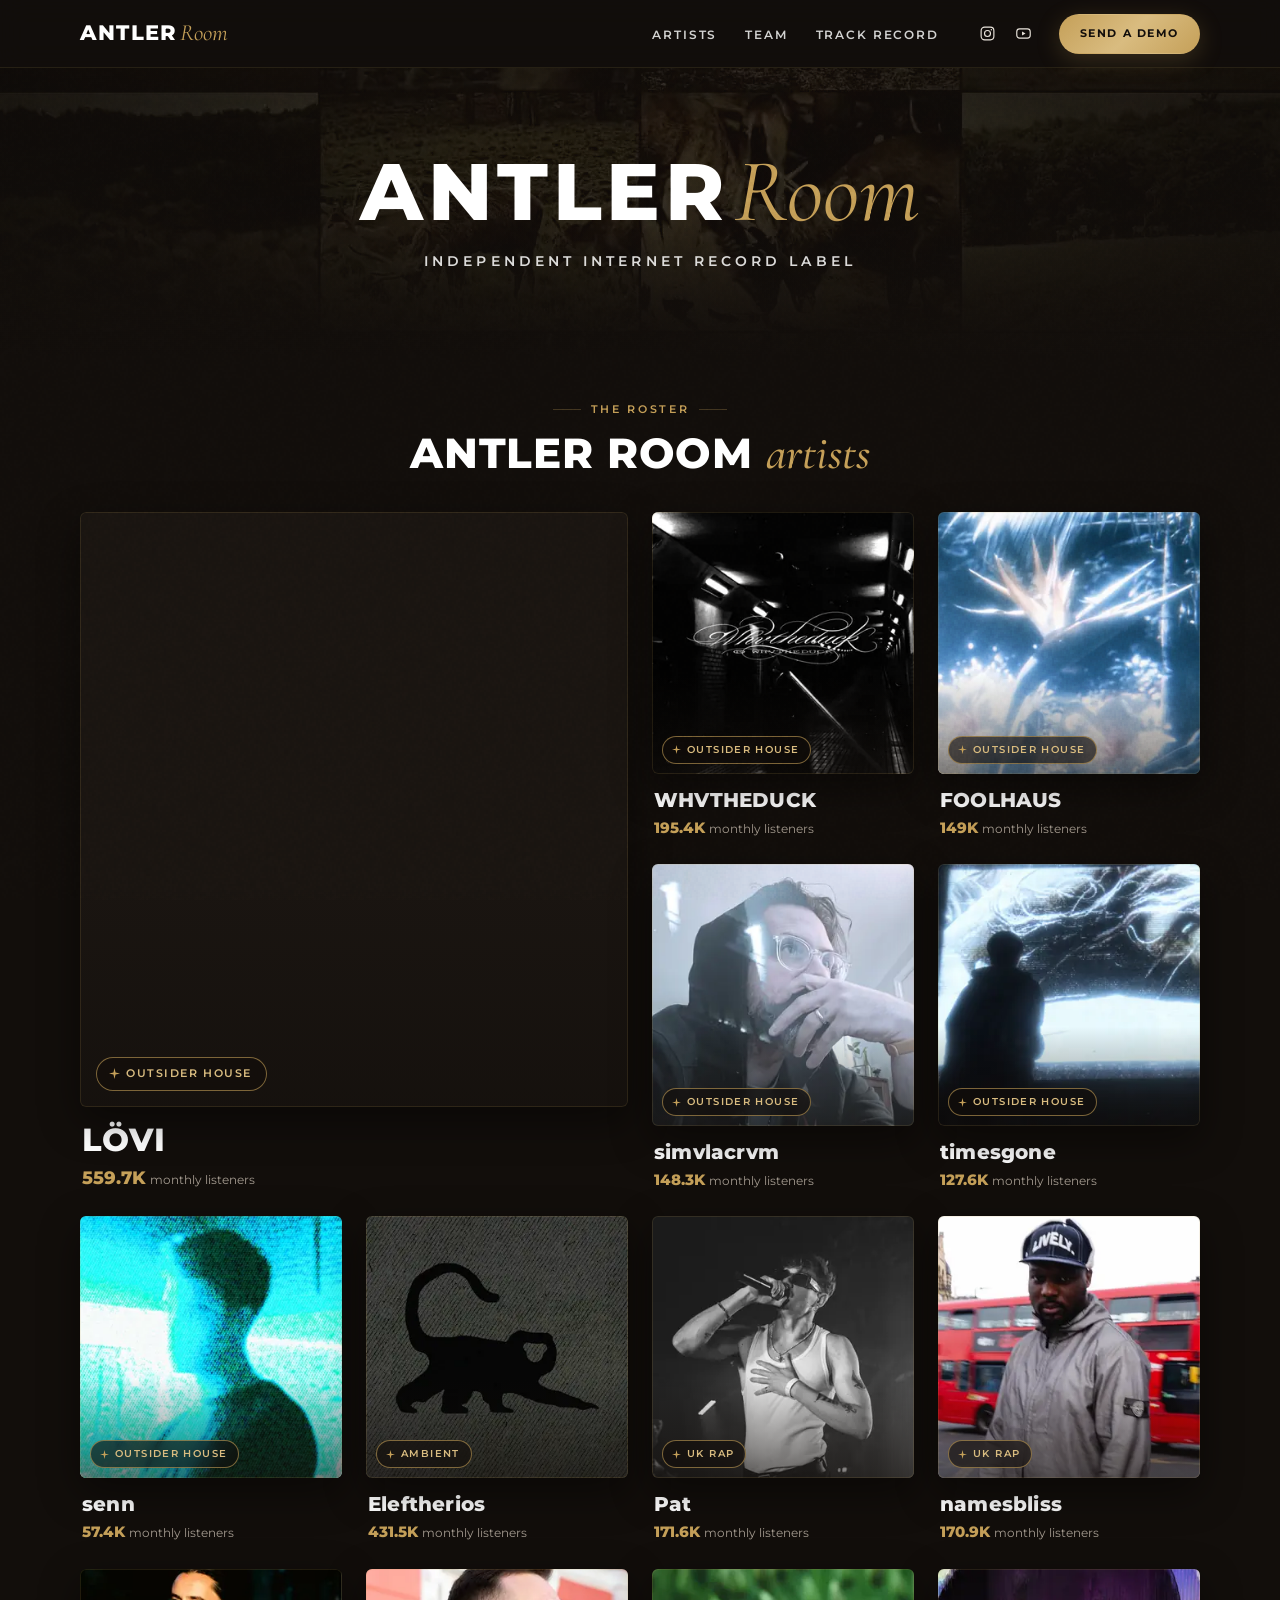
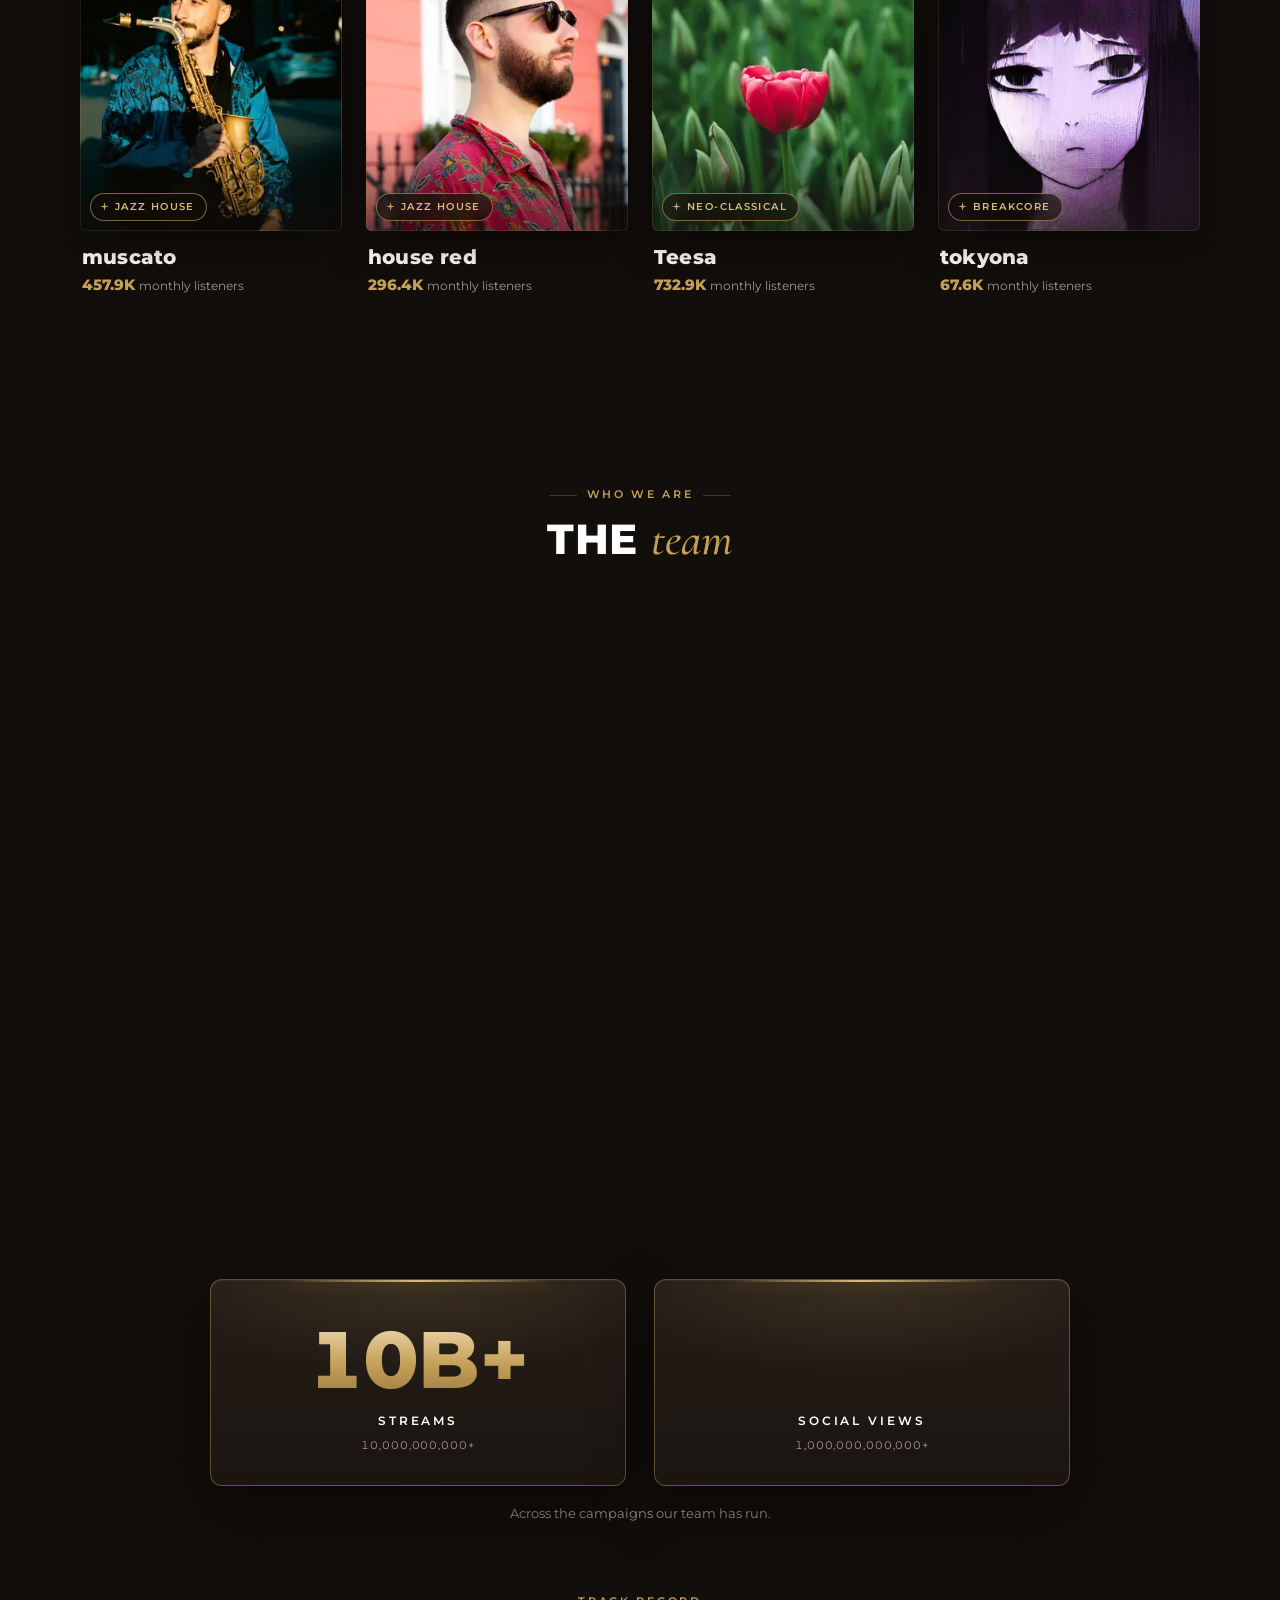
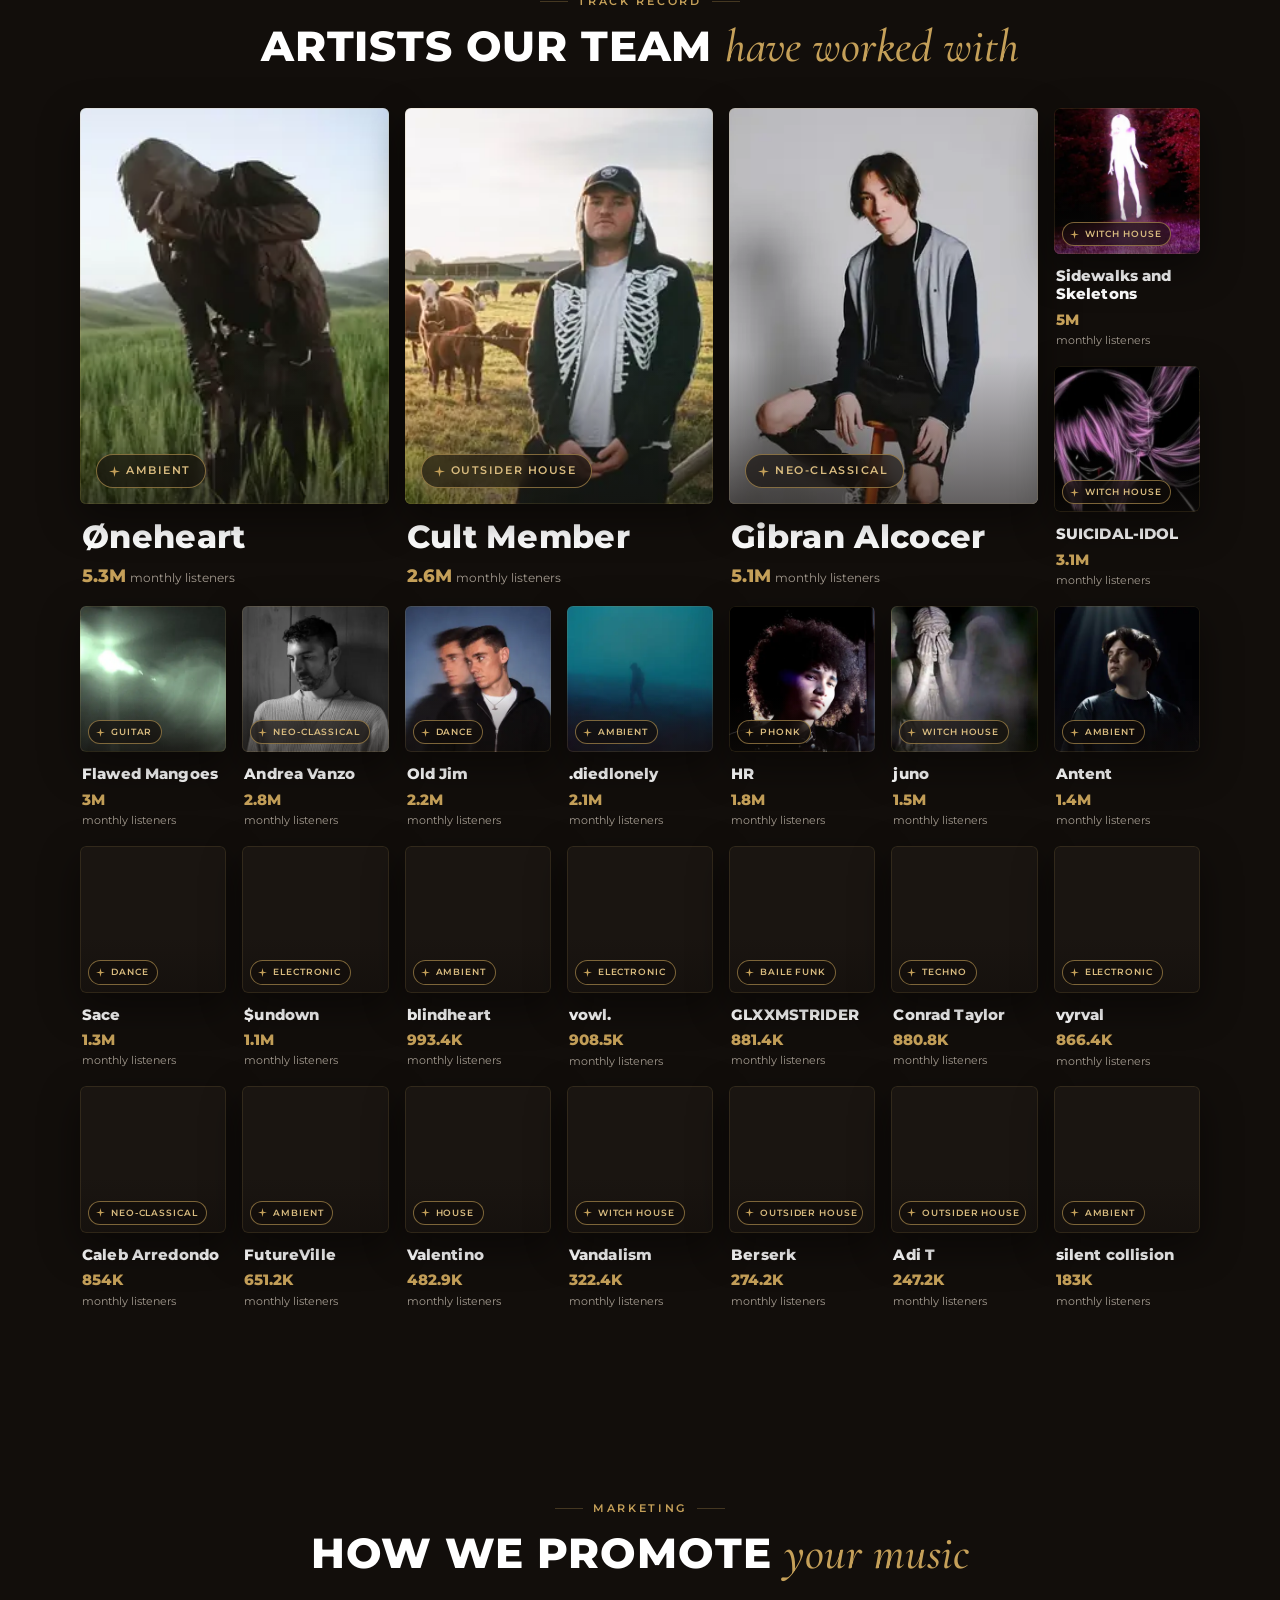
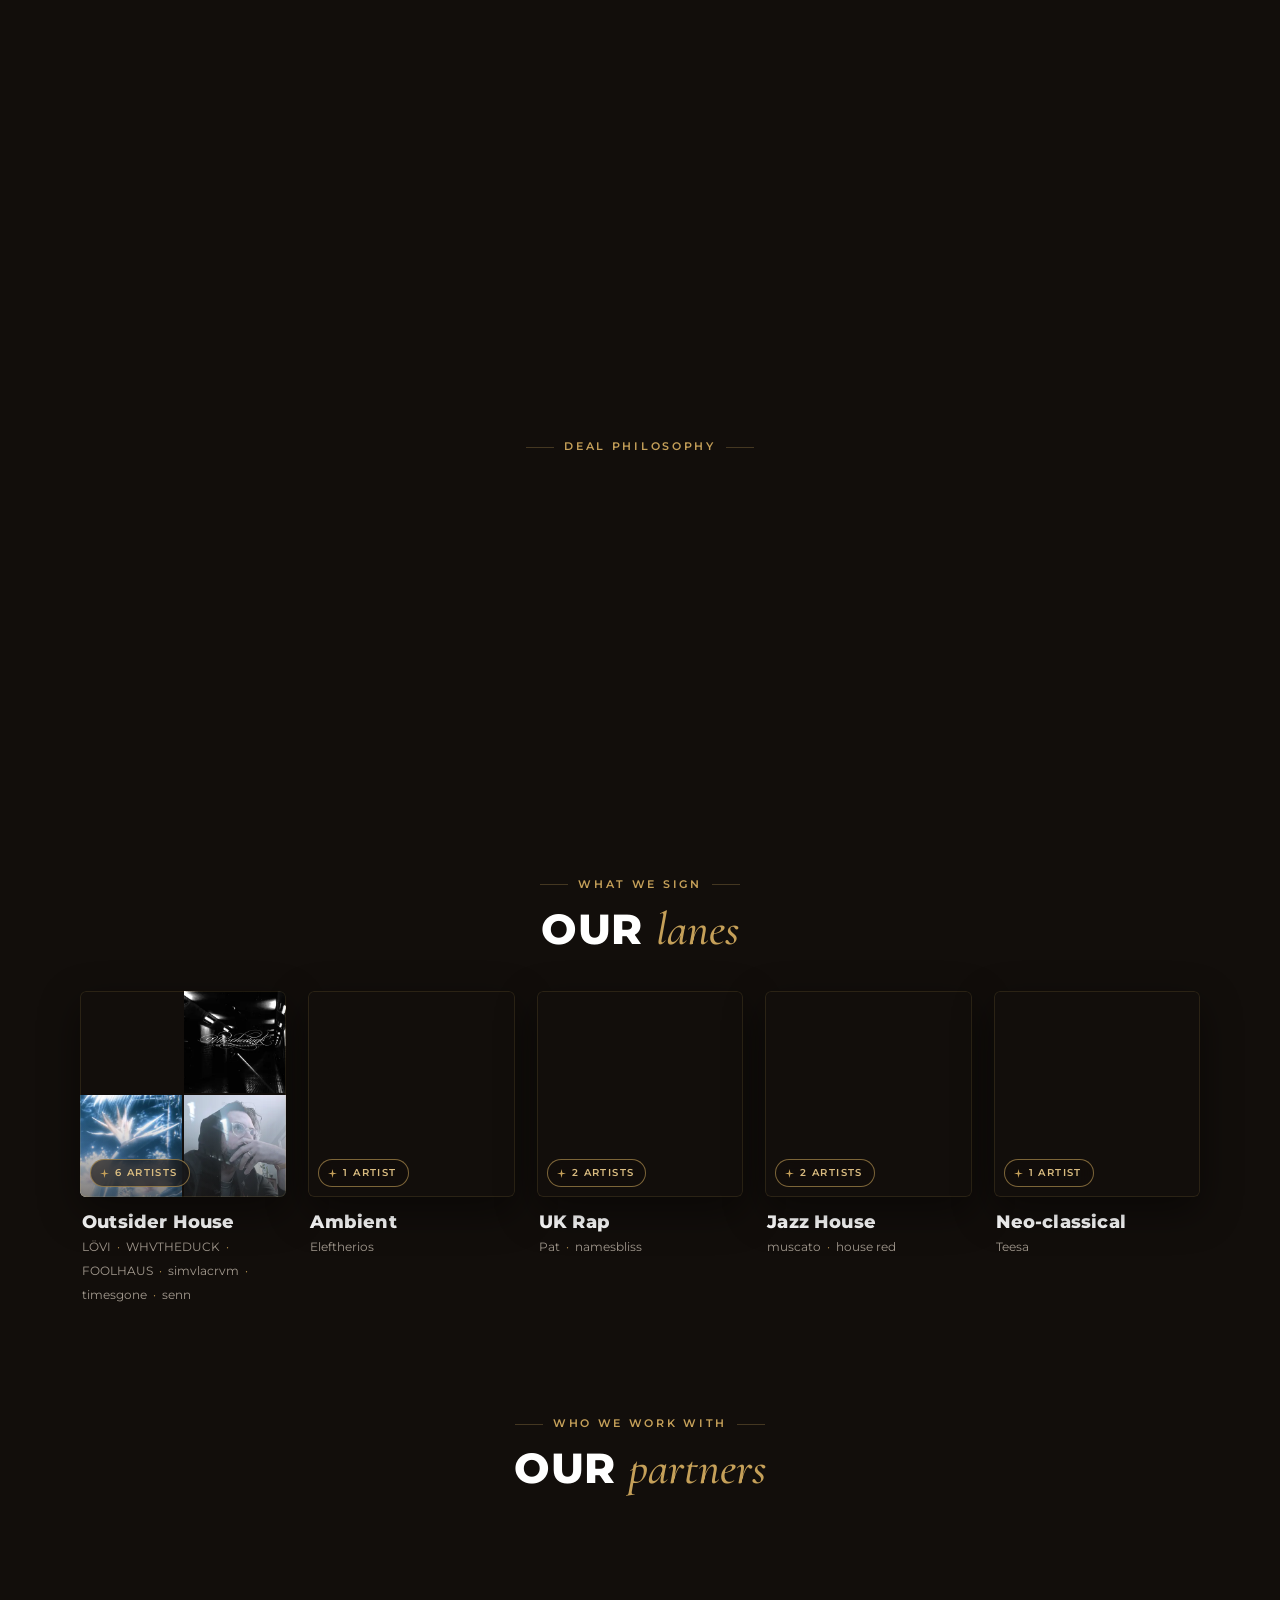
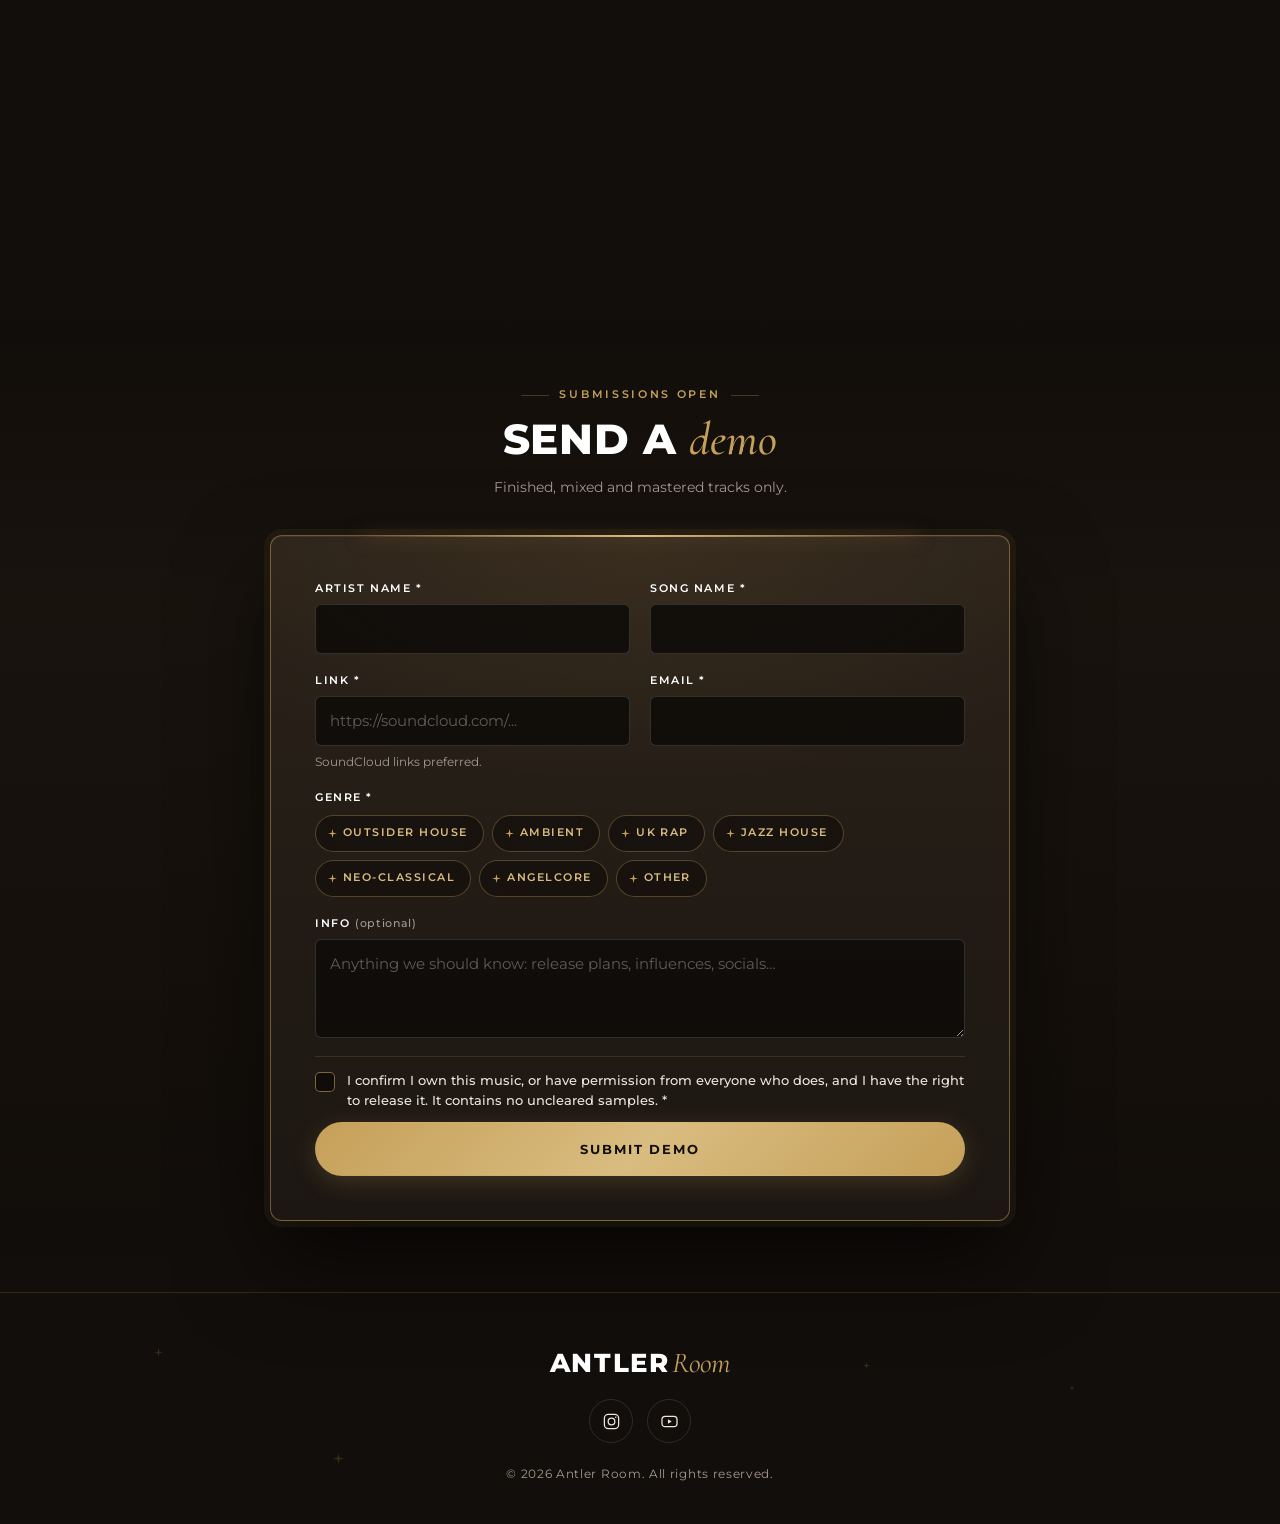
<file: index.html>
<!DOCTYPE html>
<html lang="en" class="no-js">
<head>
  <meta charset="UTF-8">
  <meta name="viewport" content="width=device-width, initial-scale=1.0">
  <!-- The inline no-js script below is allowed by its hash; update the hash if that line changes. -->
  <meta http-equiv="Content-Security-Policy" content="default-src 'self'; script-src 'self' 'sha256-e2g5HkZP+fghbsY1m7moq4GopOo7zRRaAHNyQ2Q7oSI='; style-src 'self'; img-src 'self' data:; font-src 'self'; media-src 'self'; connect-src 'self' https://script.google.com https://script.googleusercontent.com; object-src 'none'; base-uri 'self'; form-action 'self'; upgrade-insecure-requests">
  <meta name="referrer" content="strict-origin-when-cross-origin">
  <title>Antler Room | Independent Internet Record Label</title>
  <meta name="description" content="Antler Room is an independent internet record label for outsider house, ambient, UK rap, jazz house and neo-classical. Our team has driven 10B+ streams and 1T+ social views. Send us your demo.">
  <link rel="canonical" href="https://antlerroom.co.uk/">
  <meta name="theme-color" content="#120E0B">
  <link rel="icon" href="favicon.svg" type="image/svg+xml">
  <link rel="apple-touch-icon" href="media/icons/apple-touch-icon.png">

  <meta property="og:type" content="website">
  <meta property="og:site_name" content="Antler Room">
  <meta property="og:locale" content="en_GB">
  <meta property="og:url" content="https://antlerroom.co.uk/">
  <meta property="og:title" content="Antler Room | Independent Internet Record Label">
  <meta property="og:description" content="Outsider house, ambient, UK rap, jazz house and neo-classical. 10B+ streams and 1T+ social views across our team's campaigns. Send us your demo.">
  <meta property="og:image" content="https://antlerroom.co.uk/media/share/og-image.jpg">
  <meta property="og:image:width" content="1200">
  <meta property="og:image:height" content="630">
  <meta property="og:image:alt" content="Antler Room, Independent Internet Record Label">
  <meta name="twitter:card" content="summary_large_image">
  <script type="application/ld+json">
  {
    "@context": "https://schema.org",
    "@type": "Organization",
    "name": "Antler Room",
    "url": "https://antlerroom.co.uk/",
    "logo": "https://antlerroom.co.uk/media/icons/icon-512.png",
    "description": "Independent internet record label for outsider house, ambient, UK rap, jazz house and neo-classical.",
    "sameAs": ["https://www.instagram.com/antlerroom/", "https://www.youtube.com/@AntlerRoom"]
  }
  </script>

  <link rel="preload" href="data/artists.json" as="fetch" crossorigin>
  <!-- Lead roster card (first artist after sorting artists.json) is the largest paint on most screens; keep in step with SIZES.rosterFeature in js/main.js. -->
  <link rel="preload" as="image" href="media/artists/lovi-640.webp" imagesrcset="media/artists/lovi-320.webp 320w, media/artists/lovi-640.webp 640w" imagesizes="(max-width: 700px) calc(100vw - 40px), (max-width: 1200px) calc(50vw - 40px), 548px" fetchpriority="high">

  <link rel="stylesheet" href="css/styles.css">
  <script>document.documentElement.classList.replace('no-js', 'js');</script>
</head>
<body>
  <svg width="0" height="0" class="svg-defs" aria-hidden="true" focusable="false">
    <defs>
      <linearGradient id="gold-fade" x1="50%" y1="0%" x2="50%" y2="100%">
        <stop offset="0%" stop-color="#C5A059" stop-opacity="0.8"/>
        <stop offset="100%" stop-color="#C5A059" stop-opacity="0"/>
      </linearGradient>
      <symbol id="sunburst" viewBox="0 0 200 100">
        <g transform="translate(100, 100)" stroke="url(#gold-fade)" stroke-width="1">
          <line x1="0" y1="0" x2="0" y2="-100" transform="rotate(-90)"/>
          <line x1="0" y1="0" x2="0" y2="-100" transform="rotate(-75)"/>
          <line x1="0" y1="0" x2="0" y2="-100" transform="rotate(-60)"/>
          <line x1="0" y1="0" x2="0" y2="-100" transform="rotate(-45)"/>
          <line x1="0" y1="0" x2="0" y2="-100" transform="rotate(-30)"/>
          <line x1="0" y1="0" x2="0" y2="-100" transform="rotate(-15)"/>
          <line x1="0" y1="0" x2="0" y2="-100"/>
          <line x1="0" y1="0" x2="0" y2="-100" transform="rotate(15)"/>
          <line x1="0" y1="0" x2="0" y2="-100" transform="rotate(30)"/>
          <line x1="0" y1="0" x2="0" y2="-100" transform="rotate(45)"/>
          <line x1="0" y1="0" x2="0" y2="-100" transform="rotate(60)"/>
          <line x1="0" y1="0" x2="0" y2="-100" transform="rotate(75)"/>
          <line x1="0" y1="0" x2="0" y2="-100" transform="rotate(90)"/>
        </g>
      </symbol>
      <symbol id="sparkle" viewBox="0 0 16 16">
        <path d="M8 0L9.5 6.5L16 8L9.5 9.5L8 16L6.5 9.5L0 8L6.5 6.5Z" fill="currentColor"/>
      </symbol>
      <symbol id="icon-instagram" viewBox="0 0 24 24" fill="none" stroke="currentColor" stroke-width="1.6"><rect x="3" y="3" width="18" height="18" rx="5"/><circle cx="12" cy="12" r="4.2"/><circle cx="17.4" cy="6.6" r="1" fill="currentColor" stroke="none"/></symbol>
      <symbol id="icon-youtube" viewBox="0 0 24 24" fill="none" stroke="currentColor" stroke-width="1.6"><rect x="2.5" y="5.5" width="19" height="13" rx="4"/><path d="M10 9.2v5.6l4.8-2.8z" fill="currentColor" stroke="none"/></symbol>
    </defs>
  </svg>

  <!-- 1. Header + short hero -->
  <nav class="nav" aria-label="Main">
    <div class="nav-inner">
      <a href="#top" class="logo" aria-label="Antler Room, back to top">
        <span class="logo-antler">ANTLER</span>
        <span class="logo-room">Room</span>
      </a>

      <ul class="nav-links">
        <li><a href="#artists">Artists</a></li>
        <li><a href="#team">Team</a></li>
        <li><a href="#track-record">Track record</a></li>
      </ul>

      <ul class="socials socials--nav">
        <li><a href="https://www.instagram.com/antlerroom/" target="_blank" rel="noopener" aria-label="Antler Room on Instagram"><svg aria-hidden="true"><use href="#icon-instagram"/></svg></a></li>
        <li><a href="https://www.youtube.com/@AntlerRoom" target="_blank" rel="noopener" aria-label="Antler Room on YouTube"><svg aria-hidden="true"><use href="#icon-youtube"/></svg></a></li>
      </ul>

      <a href="#demo" class="btn btn--gold btn--small nav-cta">Send a demo</a>

      <button type="button" class="nav-hamburger" aria-controls="mobile-menu" aria-expanded="false" popovertarget="mobile-menu" aria-label="Open menu">
        <span></span><span></span><span></span>
      </button>
    </div>

    <div id="mobile-menu" class="mobile-menu" popover>
      <button type="button" class="mobile-menu-close" popovertarget="mobile-menu" popovertargetaction="hide" aria-label="Close menu">
        <svg width="24" height="24" viewBox="0 0 24 24" fill="none" stroke="currentColor" stroke-width="2" aria-hidden="true"><line x1="18" y1="6" x2="6" y2="18"/><line x1="6" y1="6" x2="18" y2="18"/></svg>
      </button>
      <ul class="mobile-menu-links">
        <li><a href="#artists">Artists</a></li>
        <li><a href="#team">Team</a></li>
        <li><a href="#track-record">Track record</a></li>
        <li><a href="#promote">How we promote</a></li>
        <li><a href="#genres">Our lanes</a></li>
      </ul>
      <ul class="socials socials--menu">
        <li><a href="https://www.instagram.com/antlerroom/" target="_blank" rel="noopener" aria-label="Antler Room on Instagram"><svg aria-hidden="true"><use href="#icon-instagram"/></svg></a></li>
        <li><a href="https://www.youtube.com/@AntlerRoom" target="_blank" rel="noopener" aria-label="Antler Room on YouTube"><svg aria-hidden="true"><use href="#icon-youtube"/></svg></a></li>
      </ul>
      <a href="#demo" class="btn btn--gold mobile-menu-cta">Send a demo</a>
    </div>
  </nav>

  <header class="hero" id="top">
    <div class="hero-media" aria-hidden="true">
      <img class="hero-poster" src="media/hero/deer-wall-poster.webp" srcset="media/hero/deer-wall-poster-480.webp 854w, media/hero/deer-wall-poster.webp 1280w" sizes="100vw" width="1280" height="720" alt="" fetchpriority="high">
      <!-- Sources are attached by js/main.js after the page has loaded, so the video never competes with first paint. -->
      <video class="hero-video" muted loop playsinline preload="none" data-src="media/hero/deer-wall-720.mp4" data-src-small="media/hero/deer-wall-480.mp4"></video>
      <div class="hero-overlay"></div>
    </div>
    <div class="hero-content">
      <h1 class="hero-title">
        <span class="hero-title-antler">ANTLER</span>
        <span class="hero-title-room">Room</span>
      </h1>
      <p class="hero-line">Independent Internet Record Label</p>
    </div>
  </header>

  <main>
    <!-- 2. Antler Room artists -->
    <section id="artists" class="section section--roster" aria-labelledby="artists-title">
      <div class="container">
        <header class="section-head">
          <p class="eyebrow">The roster</p>
          <h2 id="artists-title" class="section-title">Antler Room <span class="serif-accent">artists</span></h2>
        </header>
        <div class="roster-grid" id="roster-grid" aria-live="polite">
          <p class="data-status">Loading artists&hellip;</p>
        </div>
      </div>
    </section>

    <div class="section-divider" aria-hidden="true"><svg class="sunburst"><use href="#sunburst"/></svg></div>

    <!-- 3. Team -->
    <section id="team" class="section section--team" aria-labelledby="team-title">
      <div class="container">
        <header class="section-head">
          <p class="eyebrow">Who we are</p>
          <h2 id="team-title" class="section-title">The <span class="serif-accent">team</span></h2>
        </header>
        <div class="team-grid">
          <a class="artist-card team-card fade-in" href="https://joeyschoen.com" target="_blank" rel="noopener">
            <div class="artist-art team-art">
              <img src="media/team/joey.webp" alt="Joey" width="505" height="400" loading="lazy" decoding="async">
              <span class="pill genre-tag"><svg aria-hidden="true"><use href="#sparkle"/></svg>Co-founder &middot; A&amp;R &amp; Operations</span>
              <span class="spotify-hint" aria-hidden="true"><svg viewBox="0 0 24 24" fill="none" stroke="currentColor" stroke-width="2"><path d="M7 17L17 7M9 7h8v8"/></svg></span>
            </div>
            <div class="artist-meta">
              <h3 class="artist-name">Joey</h3>
              <p class="artist-highlight">Currently Head of A&amp;R at NCS</p>
              <p class="team-bio">Previously Head of A&amp;R and Label Management at Kurate Music, where Joey developed and managed world-leading ambient artists including Øneheart and .diedlonely, opened collaborations with Moby, and signed acts such as Andrea Vanzo and Cult Member.</p>
            </div>
          </a>
          <article class="artist-card team-card fade-in">
            <div class="artist-art team-art">
              <img src="media/team/vova.webp" srcset="media/team/vova-640.webp 640w, media/team/vova.webp 960w" sizes="(max-width: 700px) calc(100vw - 40px), 466px" alt="Vova" class="team-photo--vova" width="960" height="762" loading="lazy" decoding="async">
              <span class="pill genre-tag"><svg aria-hidden="true"><use href="#sparkle"/></svg>Co-founder &middot; Marketing &amp; Technology</span>
            </div>
            <div class="artist-meta">
              <h3 class="artist-name">Vova</h3>
              <p class="team-bio">Former Head of Marketing at Kurate Music. Vova led creator-powered campaigns for electronic, alternative, pop and rap artists, generating 10B+ streams, 1T+ social views and dozens of Spotify Global Viral, TikTok Viral and Billboard chart placements.</p>
            </div>
          </article>
        </div>
      </div>
    </section>

    <!-- 4. Stats -->
    <section id="stats" class="section section--stats" aria-label="Team track record in numbers">
      <div class="container">
        <div class="stats-row">
          <div class="stat">
            <span class="stat-number" data-count-to="10" data-suffix="B+">10B+</span>
            <span class="stat-label">Streams</span>
            <span class="stat-full">10,000,000,000+</span>
          </div>
          <div class="stat">
            <span class="stat-number stat-number--reveal">1T+</span>
            <span class="stat-label">Social views</span>
            <span class="stat-full">1,000,000,000,000+</span>
          </div>
        </div>
        <p class="stats-note">Across the campaigns our team has run.</p>
      </div>
    </section>

    <!-- 5. Artists our team have worked with (previously_worked_with, never mixed with the roster) -->
    <section id="track-record" class="section section--track" aria-labelledby="track-title">
      <div class="container">
        <header class="section-head">
          <p class="eyebrow">Track record</p>
          <h2 id="track-title" class="section-title">Artists our team <span class="serif-accent">have worked with</span></h2>
        </header>

        <div class="roster-grid worked-grid" id="worked-grid" aria-live="polite"></div>
      </div>
    </section>

    <div class="section-divider" aria-hidden="true"><svg class="sunburst"><use href="#sunburst"/></svg></div>

    <!-- 6. How we promote your music -->
    <section id="promote" class="section section--promote" aria-labelledby="promote-title">
      <div class="container">
        <header class="section-head">
          <p class="eyebrow">Marketing</p>
          <h2 id="promote-title" class="section-title">How we promote <span class="serif-accent">your music</span></h2>
        </header>
        <div class="promote-layout fade-in">
          <div class="promote-copy">
            <p class="promote-lead">TikTok is the world&rsquo;s leading music discovery engine and the heart of what we do. We make the content in-house, engineer the trends and put your music in front of the right audience from day one.</p>
            <ul class="diamond-list">
              <li>Campaigns built for scale across TikTok, Reels and Shorts</li>
              <li>In-house content and a UGC strategy built around your sound</li>
              <li>Pre-release seeding to test content before launch day</li>
              <li>Dozens of in-house pages and a ready-to-go influencer network</li>
              <li>Real-time optimisation as trends shift, with direct access to us</li>
            </ul>
          </div>
          <div class="orbit" aria-hidden="true">
            <div class="orbit-ring"><span class="orbit-trail"></span></div>
            <span class="orbit-center">your sound</span>
            <span class="pill orbit-item"><svg><use href="#sparkle"/></svg>TikTok</span>
            <span class="pill orbit-item"><svg><use href="#sparkle"/></svg>Instagram</span>
            <span class="pill orbit-item"><svg><use href="#sparkle"/></svg>YouTube</span>
            <span class="pill orbit-item"><svg><use href="#sparkle"/></svg>Playlists</span>
            <span class="pill orbit-item"><svg><use href="#sparkle"/></svg>Shorts</span>
          </div>
        </div>
      </div>
    </section>

    <!-- 7. Deal philosophy -->
    <section id="deal" class="section section--deal" aria-labelledby="deal-title">
      <div class="container">
        <header class="section-head">
          <p class="eyebrow" id="deal-title">Deal philosophy</p>
        </header>
        <p class="deal-statement fade-in">
          <span>Artist-first splits.</span>
          <span>Better contracts.</span>
          <span>Record by record.</span>
        </p>
      </div>
    </section>

    <div class="section-divider" aria-hidden="true"><svg class="sunburst"><use href="#sunburst"/></svg></div>

    <!-- 8. Lanes (roster artwork per lane, rendered from artists.json) -->
    <section id="genres" class="section section--genres" aria-labelledby="genres-title">
      <div class="container">
        <header class="section-head">
          <p class="eyebrow">What we sign</p>
          <h2 id="genres-title" class="section-title">Our <span class="serif-accent">lanes</span></h2>
        </header>
        <div class="lane-grid" id="lane-grid"></div>
      </div>
    </section>

    <!-- 9. Partners -->
    <section id="partners" class="section section--partners" aria-labelledby="partners-title">
      <div class="container">
        <header class="section-head">
          <p class="eyebrow">Who we work with</p>
          <h2 id="partners-title" class="section-title">Our <span class="serif-accent">partners</span></h2>
        </header>
        <div class="partners-row">
          <article class="partner-card fade-in">
            <h3 class="partner-logo partner-logo--downtown"><img src="media/partners/downtown.webp" alt="Downtown" width="484" height="120" loading="lazy" decoding="async"></h3>
            <span class="pill"><svg aria-hidden="true"><use href="#sparkle"/></svg>Distribution</span>
            <p class="partner-desc">Full distribution through Downtown Artist &amp; Label Services. Reliable infrastructure that gets every release everywhere, on time.</p>
          </article>
          <article class="partner-card fade-in">
            <h3 class="partner-logo partner-logo--soundon"><img src="media/partners/soundon.svg" alt="SoundOn" width="1033" height="182" loading="lazy" decoding="async"></h3>
            <span class="pill"><svg aria-hidden="true"><use href="#sparkle"/></svg>Distribution &middot; TikTok</span>
            <p class="partner-desc">TikTok&rsquo;s own distribution platform, with promo support built in and a direct line to TikTok and CapCut.</p>
          </article>
        </div>
      </div>
    </section>

    <div class="section-divider" aria-hidden="true"><svg class="sunburst"><use href="#sunburst"/></svg></div>

    <!-- 10. Demo form -->
    <section id="demo" class="section section--demo" aria-labelledby="demo-title">
      <div class="container container--narrow">
        <header class="section-head">
          <p class="eyebrow">Submissions open</p>
          <h2 id="demo-title" class="section-title">Send a <span class="serif-accent">demo</span></h2>
          <p class="section-sub">Finished, mixed and mastered tracks only.</p>
        </header>

        <div class="demo-wrap">
          <form class="demo-form" novalidate>
            <div class="form-grid">
              <div class="form-group">
                <label for="artist-name">Artist name *</label>
                <input type="text" id="artist-name" name="artistName" autocomplete="name" required>
                <span class="form-error" aria-live="polite"></span>
              </div>

              <div class="form-group">
                <label for="song-name">Song name *</label>
                <input type="text" id="song-name" name="songName" required>
                <span class="form-error" aria-live="polite"></span>
              </div>

              <div class="form-group">
                <label for="link">Link *</label>
                <input type="url" id="link" name="link" inputmode="url" placeholder="https://soundcloud.com/..." aria-describedby="link-help" required>
                <span class="form-help" id="link-help" aria-live="polite">SoundCloud links preferred.</span>
                <span class="form-error" aria-live="polite"></span>
              </div>

              <div class="form-group">
                <label for="email">Email *</label>
                <input type="email" id="email" name="email" autocomplete="email" required>
                <span class="form-error" aria-live="polite"></span>
              </div>

              <fieldset class="form-group form-group--full genre-picker">
                <legend>Genre *</legend>
                <div class="genre-options">
                  <label class="genre-option"><input type="radio" name="genre" value="Outsider House" required><span class="pill"><svg aria-hidden="true"><use href="#sparkle"/></svg>Outsider House</span></label>
                  <label class="genre-option"><input type="radio" name="genre" value="Ambient"><span class="pill"><svg aria-hidden="true"><use href="#sparkle"/></svg>Ambient</span></label>
                  <label class="genre-option"><input type="radio" name="genre" value="UK Rap"><span class="pill"><svg aria-hidden="true"><use href="#sparkle"/></svg>UK Rap</span></label>
                  <label class="genre-option"><input type="radio" name="genre" value="Jazz House"><span class="pill"><svg aria-hidden="true"><use href="#sparkle"/></svg>Jazz House</span></label>
                  <label class="genre-option"><input type="radio" name="genre" value="Neo-classical"><span class="pill"><svg aria-hidden="true"><use href="#sparkle"/></svg>Neo-classical</span></label>
                  <label class="genre-option"><input type="radio" name="genre" value="Angelcore"><span class="pill"><svg aria-hidden="true"><use href="#sparkle"/></svg>Angelcore</span></label>
                  <label class="genre-option"><input type="radio" name="genre" value="Other"><span class="pill"><svg aria-hidden="true"><use href="#sparkle"/></svg>Other</span></label>
                </div>
                <span class="form-error" aria-live="polite"></span>
              </fieldset>

              <div class="form-group form-group--full">
                <label for="info">Info <span class="optional">(optional)</span></label>
                <textarea id="info" name="info" rows="3" placeholder="Anything we should know: release plans, influences, socials&hellip;"></textarea>
              </div>

              <div class="form-group form-group--full rights-group">
                <label class="check">
                  <input type="checkbox" id="rights" name="rights" required>
                  <span class="check-box" aria-hidden="true"></span>
                  <span>I confirm I own this music, or have permission from everyone who does, and I have the right to release it. It contains no uncleared samples. *</span>
                </label>
                <span class="form-error" aria-live="polite"></span>
              </div>

              <div class="form-honeypot" aria-hidden="true">
                <label for="website">Website</label>
                <input type="text" id="website" name="website" tabindex="-1" autocomplete="off">
              </div>
            </div>

            <p class="form-status" role="alert" hidden></p>
            <button type="submit" class="btn btn--gold btn--block form-submit">Submit demo</button>
          </form>
        </div>
      </div>
    </section>
  </main>

  <!-- 11. Footer -->
  <footer class="footer">
    <div class="footer-stars" aria-hidden="true">
      <svg class="twinkle twinkle--1"><use href="#sparkle"/></svg>
      <svg class="twinkle twinkle--2"><use href="#sparkle"/></svg>
      <svg class="twinkle twinkle--3"><use href="#sparkle"/></svg>
      <svg class="twinkle twinkle--4"><use href="#sparkle"/></svg>
    </div>
    <div class="container footer-inner">
      <a href="#top" class="logo logo--footer" aria-label="Antler Room, back to top">
        <span class="logo-antler">ANTLER</span>
        <span class="logo-room">Room</span>
      </a>
      <ul class="socials">
        <li><a href="https://www.instagram.com/antlerroom/" target="_blank" rel="noopener" aria-label="Antler Room on Instagram"><svg aria-hidden="true"><use href="#icon-instagram"/></svg></a></li>
        <li><a href="https://www.youtube.com/@AntlerRoom" target="_blank" rel="noopener" aria-label="Antler Room on YouTube"><svg aria-hidden="true"><use href="#icon-youtube"/></svg></a></li>
      </ul>
      <p class="footer-copy">&copy; 2026 Antler Room. All rights reserved.</p>
    </div>
  </footer>

  <script src="js/main.js" defer></script>
</body>
</html>
</file>
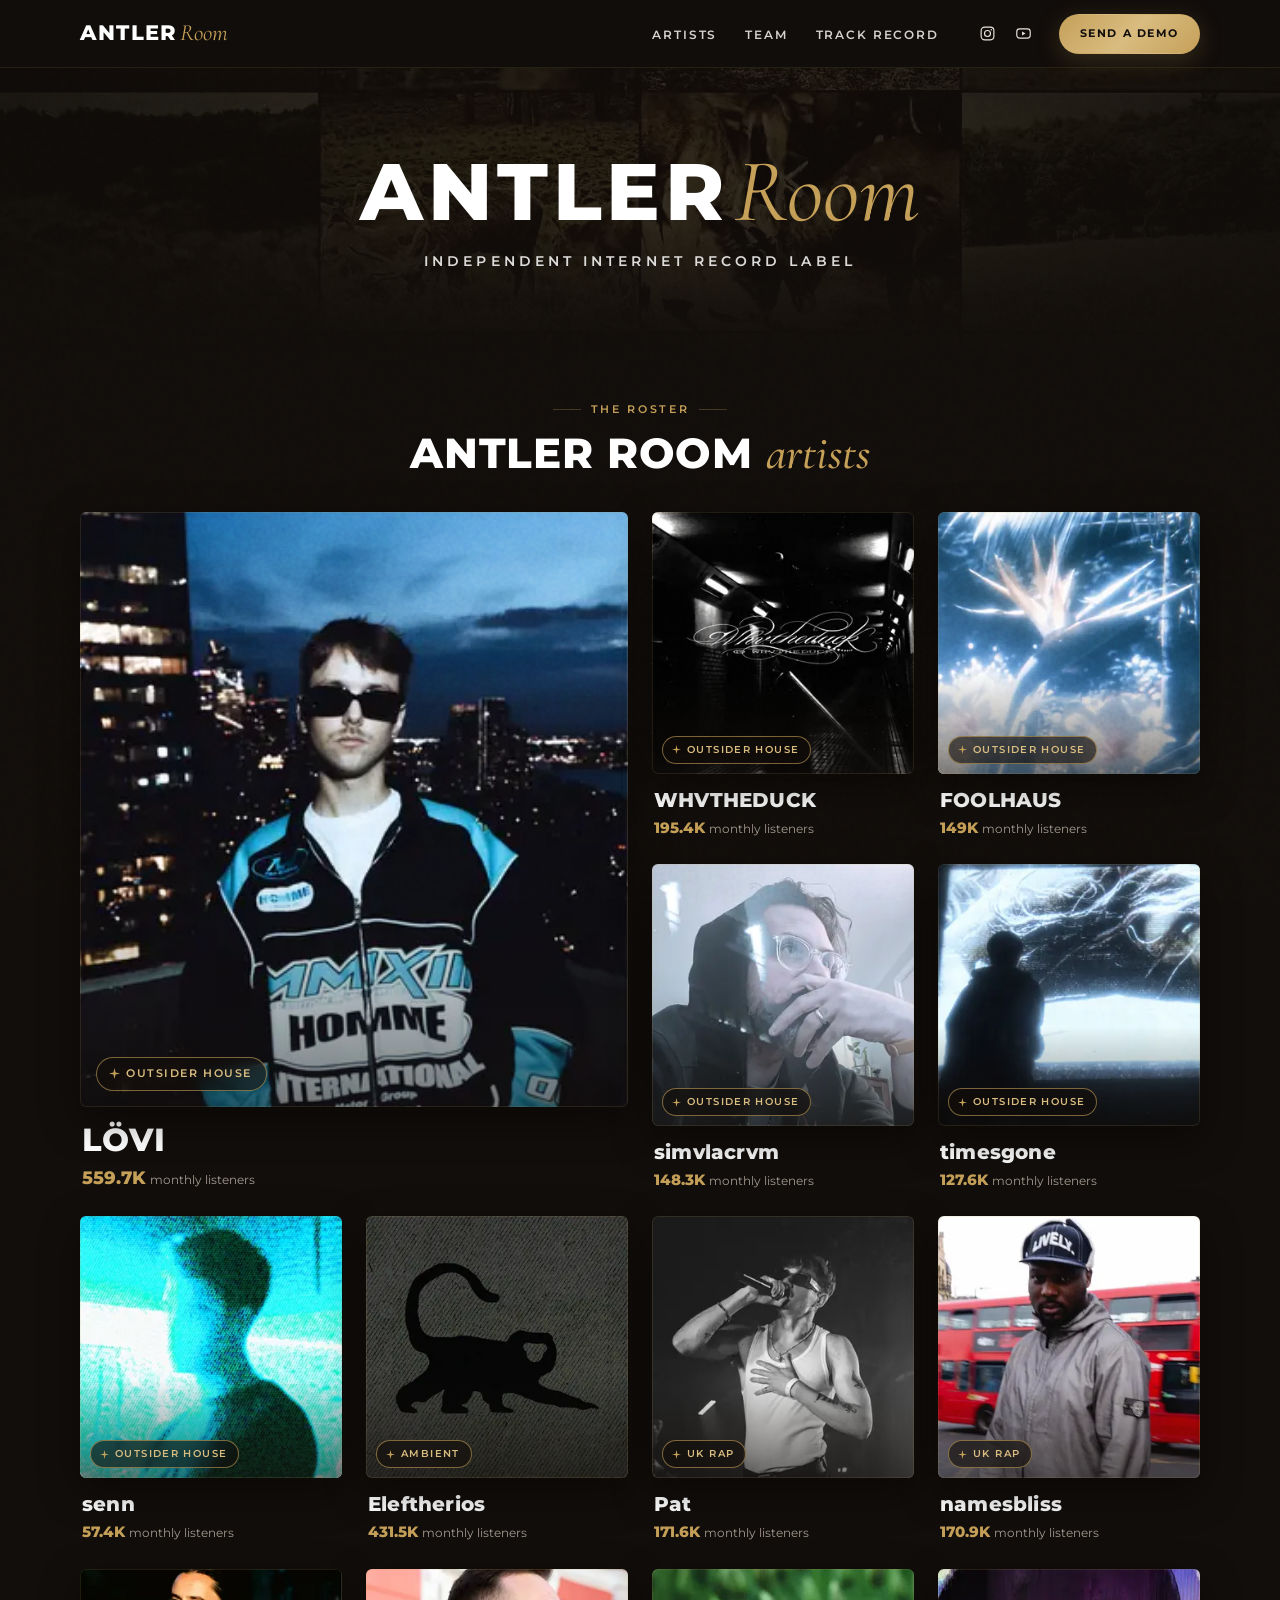
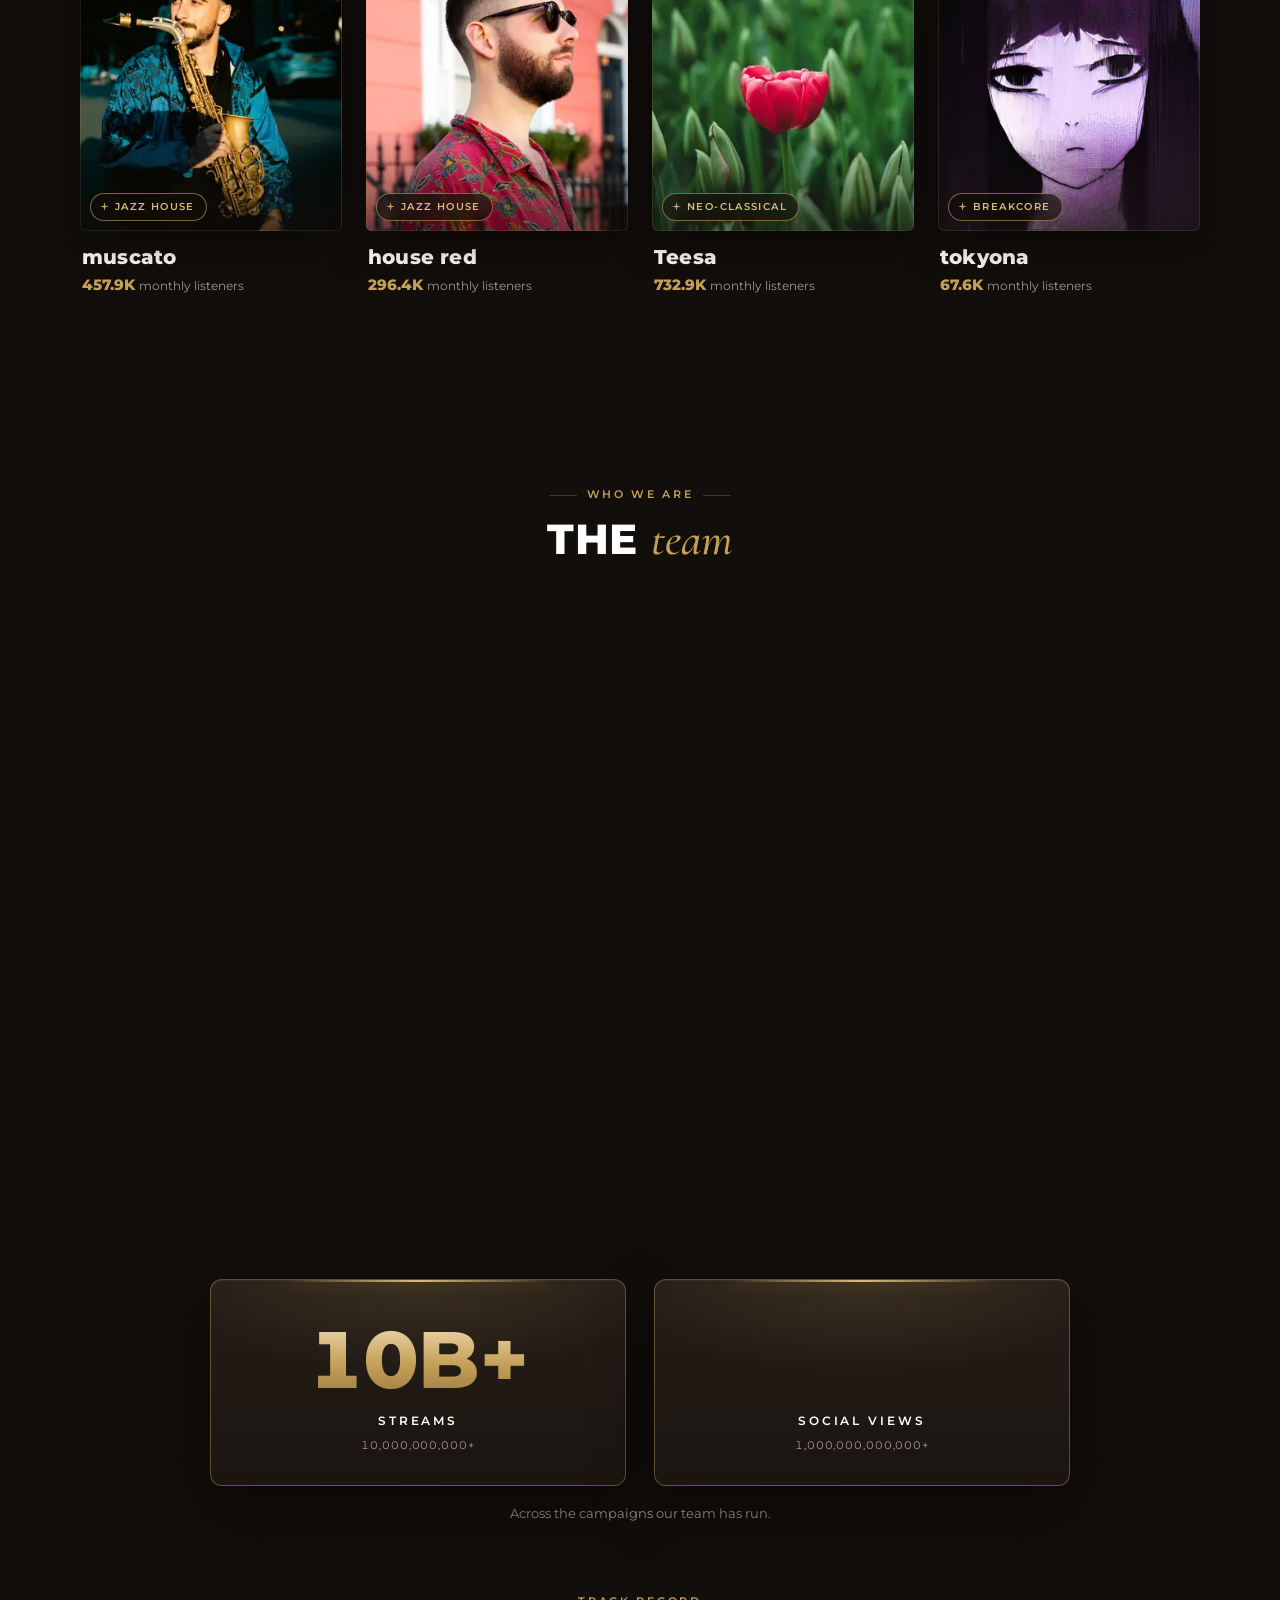
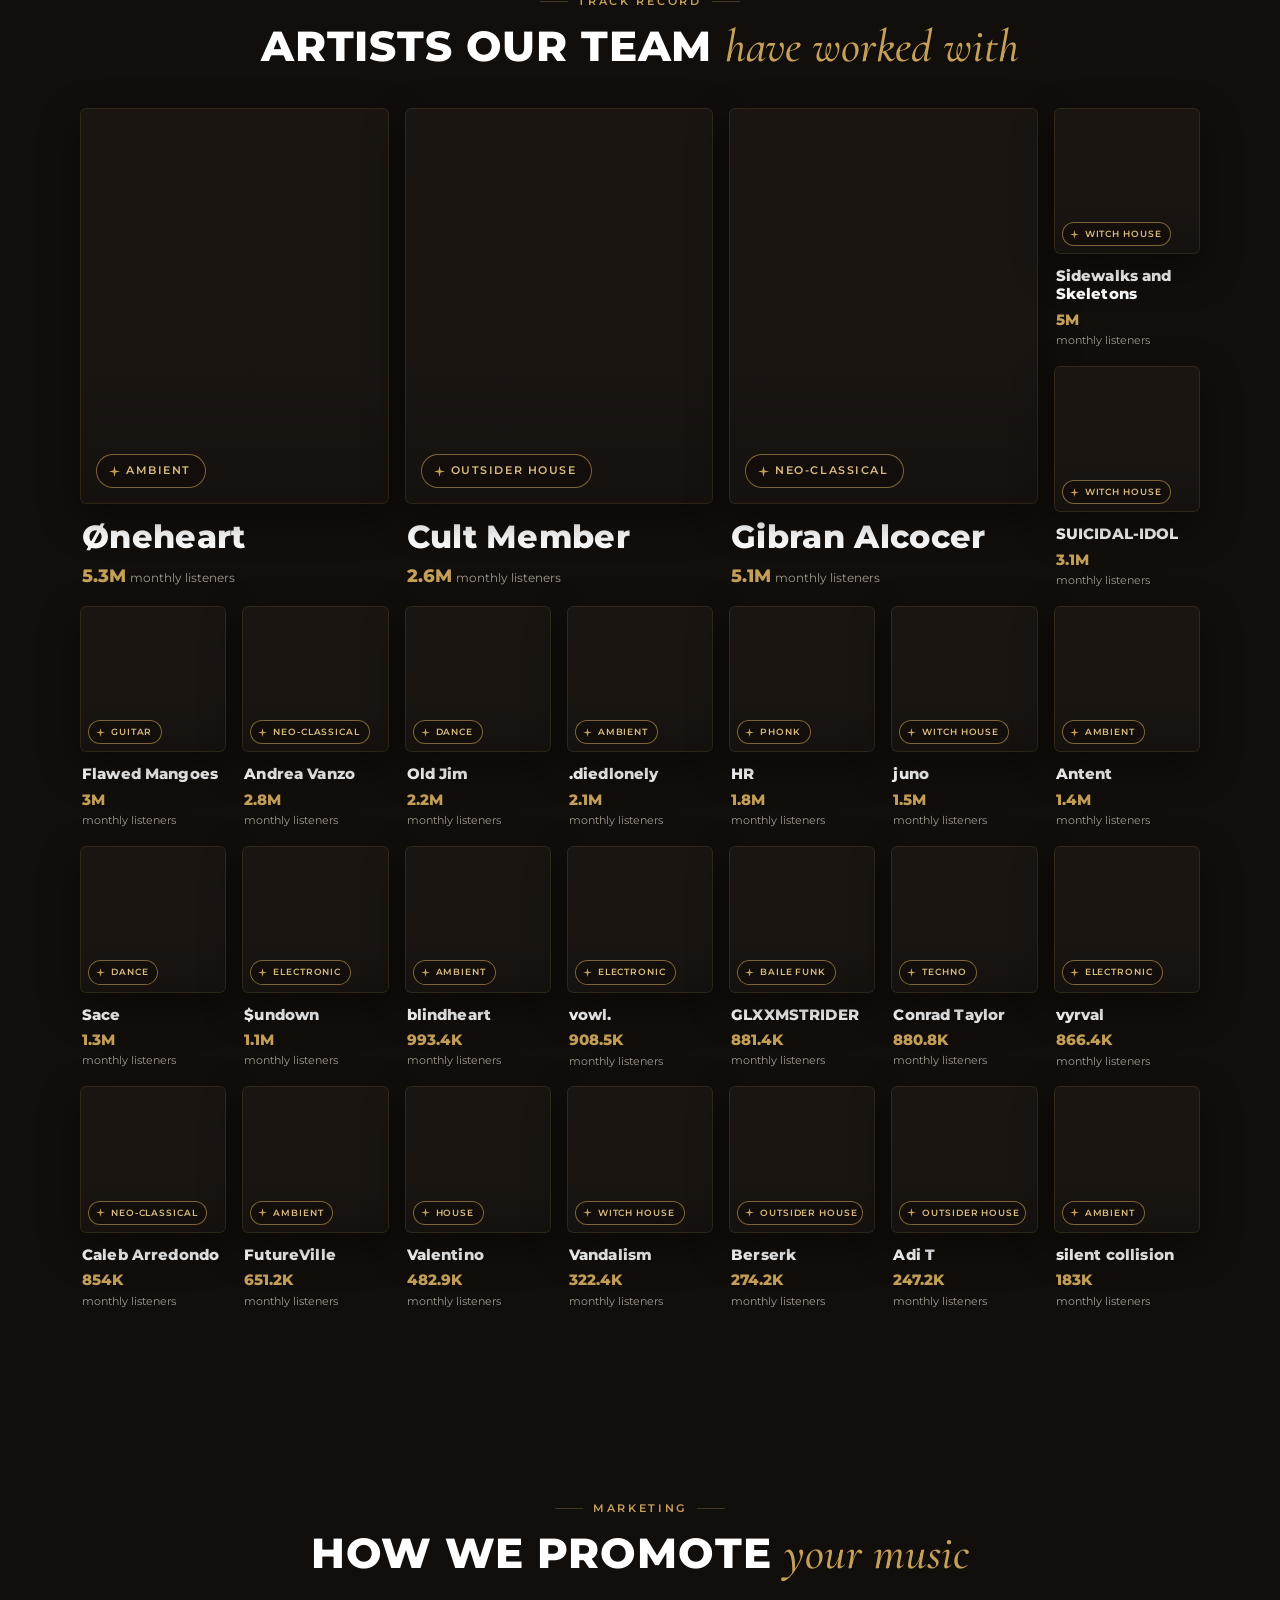
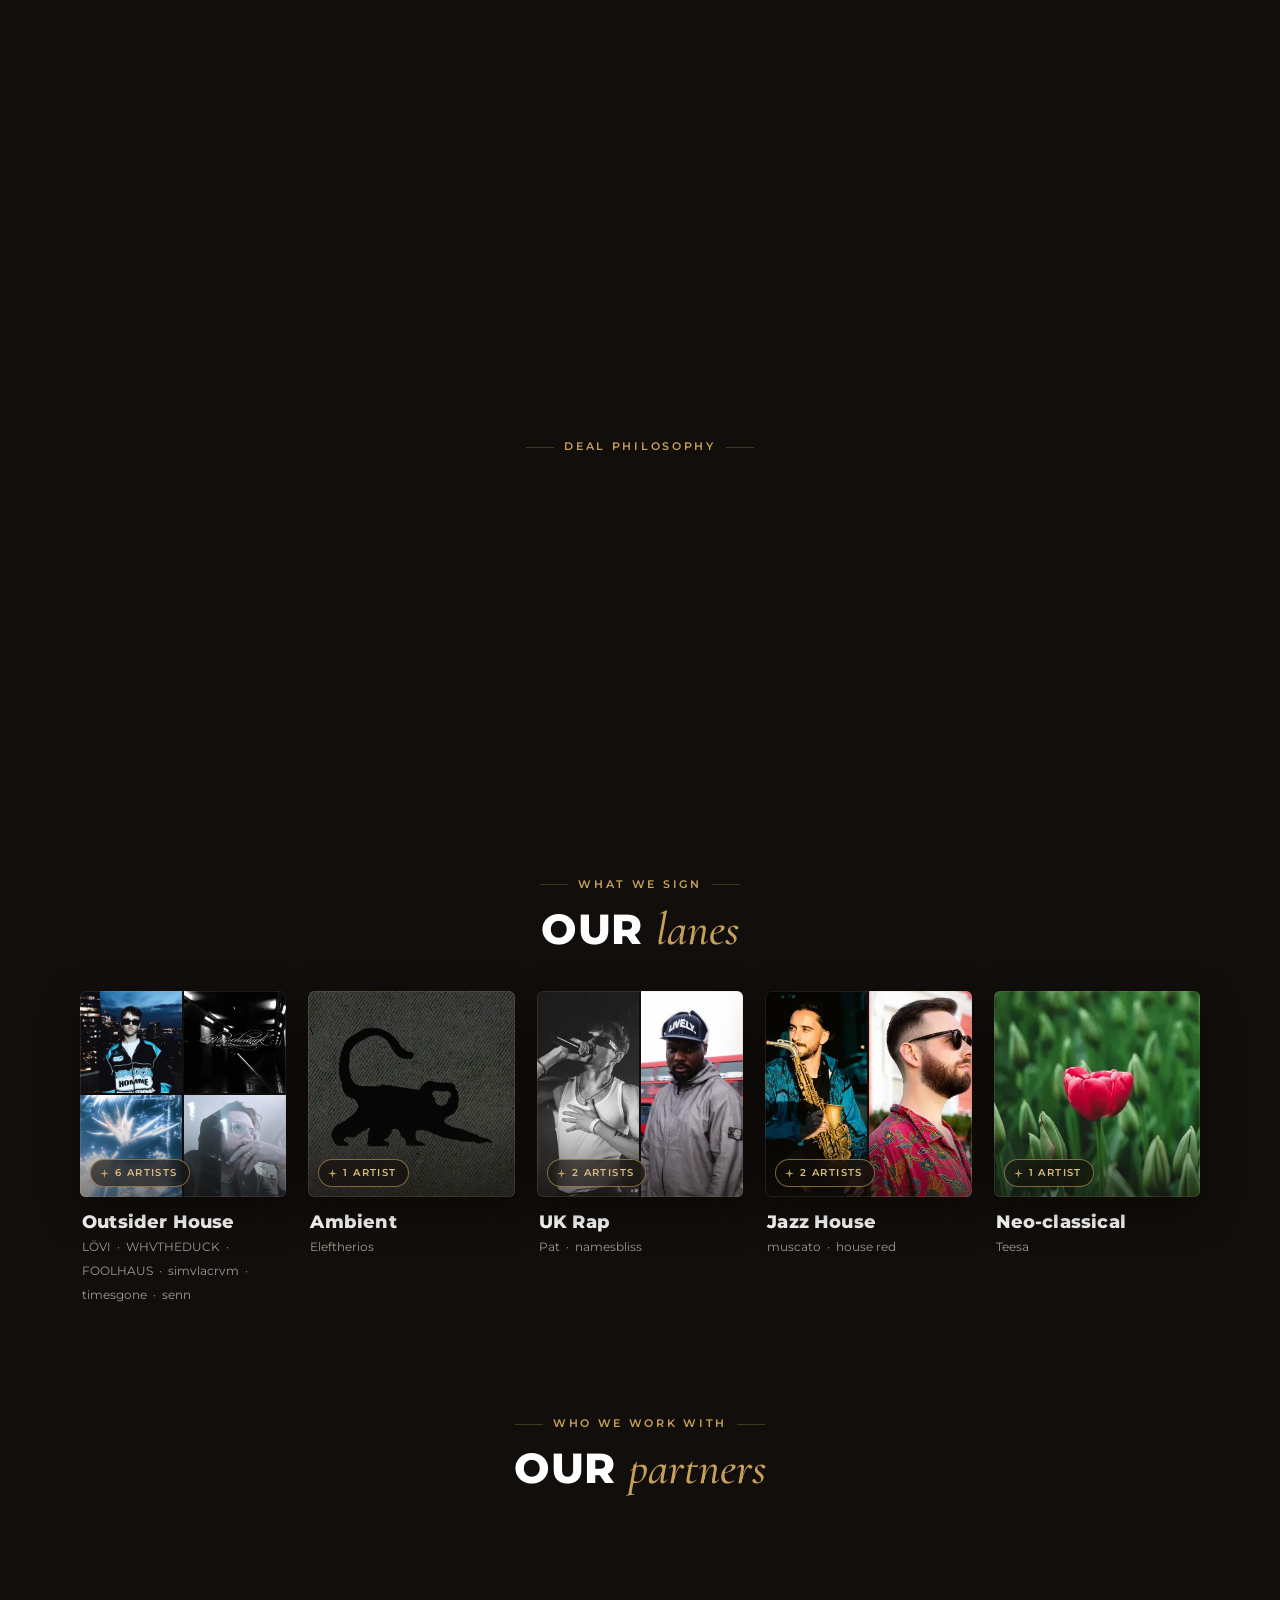
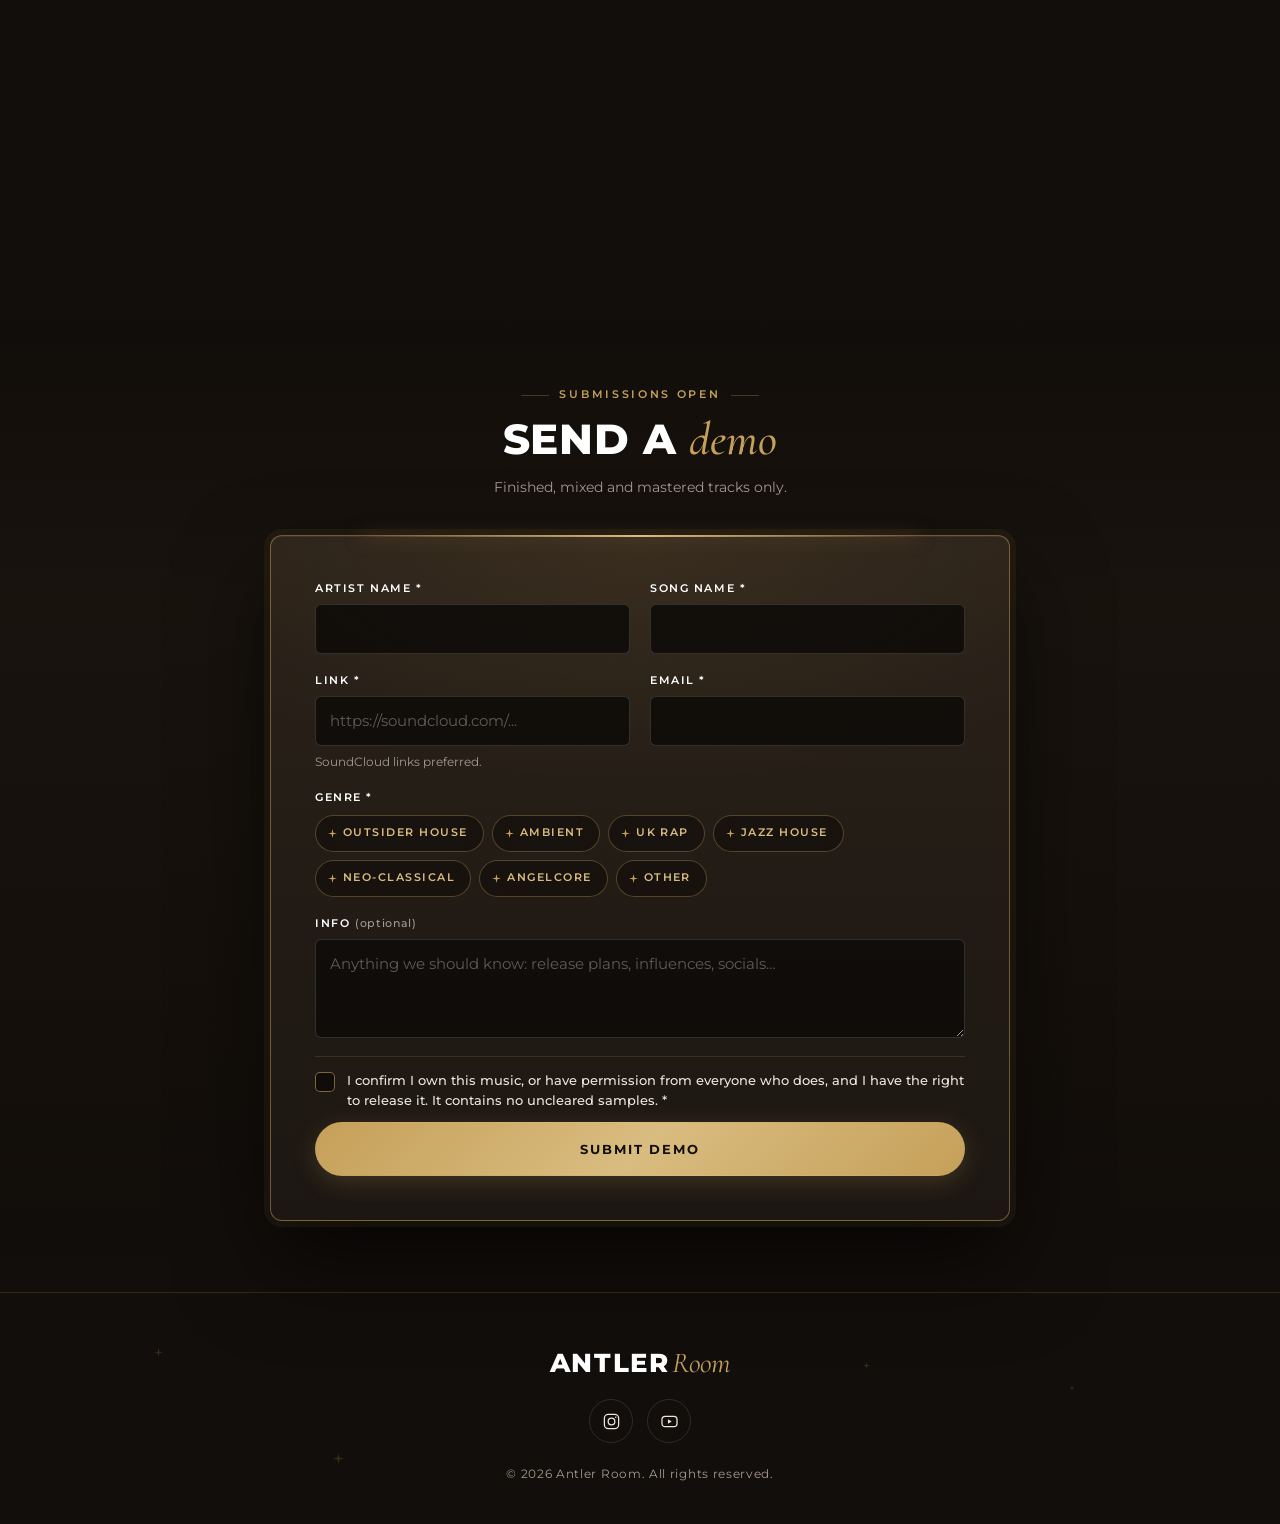
<file: info/index.html>
<!DOCTYPE html>
<html lang="en">
<head>
  <meta charset="UTF-8">
  <title>Antler Room</title>
  <meta name="robots" content="noindex">
  <link rel="canonical" href="https://antlerroom.co.uk/">
  <meta http-equiv="refresh" content="0; url=/">
  <script>location.replace('/' + location.hash);</script>
</head>
<body>
  <p>Antler Room has moved to one page. <a href="/">Continue to antlerroom.co.uk</a>.</p>
</body>
</html>
</file>
<file: css/styles.css>
/* Antler Room */

/* Self-hosted variable fonts (Google Fonts latin subset). Other scripts fall back to system fonts. */
@font-face {
  font-family: 'Montserrat';
  font-style: normal;
  font-weight: 400 800;
  font-display: swap;
  src: url(../fonts/montserrat-latin.woff2) format('woff2');
  unicode-range: U+0000-00FF, U+0131, U+0152-0153, U+02BB-02BC, U+02C6, U+02DA, U+02DC, U+0304, U+0308, U+0329, U+2000-206F, U+20AC, U+2122, U+2191, U+2193, U+2212, U+2215, U+FEFF, U+FFFD;
}
@font-face {
  font-family: 'Cormorant Garamond';
  font-style: italic;
  font-weight: 400 500;
  font-display: swap;
  src: url(../fonts/cormorant-garamond-italic-latin.woff2) format('woff2');
  unicode-range: U+0000-00FF, U+0131, U+0152-0153, U+02BB-02BC, U+02C6, U+02DA, U+02DC, U+0304, U+0308, U+0329, U+2000-206F, U+20AC, U+2122, U+2191, U+2193, U+2212, U+2215, U+FEFF, U+FFFD;
}
@font-face {
  font-family: 'Cormorant Garamond';
  font-style: normal;
  font-weight: 400 600;
  font-display: swap;
  src: url(../fonts/cormorant-garamond-latin.woff2) format('woff2');
  unicode-range: U+0000-00FF, U+0131, U+0152-0153, U+02BB-02BC, U+02C6, U+02DA, U+02DC, U+0304, U+0308, U+0329, U+2000-206F, U+20AC, U+2122, U+2191, U+2193, U+2212, U+2215, U+FEFF, U+FFFD;
}

:root {
  --charcoal: #120E0B;
  --charcoal-2: #1A1511;
  --charcoal-3: #231C16;
  --gold: #C5A059;
  --gold-light: #D9BC80;
  --gold-soft: rgba(197, 160, 89, 0.18);
  --gold-line: rgba(197, 160, 89, 0.28);
  --white: #FFFFFF;
  --text: #ECE6DE;
  --muted: #A39A8F;
  --error: #E26D5C;

  --font-sans: 'Montserrat', system-ui, sans-serif;
  --font-serif: 'Cormorant Garamond', Georgia, serif;

  --nav-h: 68px;
  --max: 1200px;
  --radius: 6px;
  --section-pad: clamp(40px, 5.5vw, 76px);
}

*, *::before, *::after { box-sizing: border-box; margin: 0; padding: 0; }

html { scroll-behavior: smooth; scroll-padding-top: calc(var(--nav-h) + 12px); }

body {
  background: var(--charcoal);
  color: var(--text);
  font-family: var(--font-sans);
  font-size: 16px;
  line-height: 1.6;
  -webkit-font-smoothing: antialiased;
  overflow-x: hidden;
}

img, video, svg { display: block; max-width: 100%; }
img { height: auto; }
a { color: inherit; text-decoration: none; }
ul { list-style: none; }
button, input, select, textarea { font: inherit; color: inherit; }

.svg-defs { position: absolute; width: 0; height: 0; overflow: hidden; }

:focus-visible { outline: 2px solid var(--gold); outline-offset: 3px; }

.container { width: 100%; max-width: var(--max); margin: 0 auto; padding: 0 clamp(20px, 4vw, 40px); }
.container--narrow { max-width: 820px; }

/* ---------- Grain ---------- */

.grain-canvas {
  position: fixed;
  inset: 0;
  width: 100%;
  height: 100%;
  pointer-events: none;
  z-index: 50;
  opacity: 0.55;
  mix-blend-mode: overlay;
  image-rendering: pixelated;
}

.cursor-grain {
  position: fixed;
  pointer-events: none;
  z-index: 49;
  mix-blend-mode: screen;
  left: 0;
  top: 0;
}

/* ---------- Typography helpers ---------- */

.eyebrow {
  display: inline-flex;
  align-items: center;
  gap: 10px;
  font-size: 0.7rem;
  font-weight: 600;
  letter-spacing: 0.24em;
  text-transform: uppercase;
  color: var(--gold);
}
.eyebrow::before, .eyebrow::after {
  content: '';
  width: 28px;
  height: 1px;
  background: var(--gold-line);
}

.section-title {
  font-weight: 800;
  font-size: clamp(1.7rem, 4vw, 2.6rem);
  line-height: 1.1;
  letter-spacing: 0.02em;
  text-transform: uppercase;
  color: var(--white);
  margin-top: 10px;
}
.serif-accent {
  font-family: var(--font-serif);
  font-style: italic;
  font-weight: 500;
  text-transform: none;
  letter-spacing: 0;
  color: var(--gold);
  font-size: 1.12em;
}

.section-sub { margin-top: 10px; font-size: 0.9rem; color: var(--muted); }

.section { position: relative; padding: var(--section-pad) 0; }
.section-head { text-align: center; margin-bottom: clamp(22px, 3vw, 36px); }

/* ---------- Buttons ---------- */

.btn {
  display: inline-flex;
  align-items: center;
  justify-content: center;
  min-height: 48px;
  padding: 0 28px;
  border-radius: 999px;
  font-size: 0.78rem;
  font-weight: 700;
  letter-spacing: 0.14em;
  text-transform: uppercase;
  border: 1px solid transparent;
  cursor: pointer;
  transition: transform 0.2s ease, box-shadow 0.25s ease, background-color 0.25s ease, color 0.25s ease, border-color 0.25s ease;
  white-space: nowrap;
}
.btn--gold {
  background: linear-gradient(135deg, var(--gold) 0%, var(--gold-light) 50%, var(--gold) 100%);
  color: var(--charcoal);
  box-shadow: 0 6px 24px rgba(197, 160, 89, 0.22);
}
.btn--gold:hover { transform: translateY(-2px); box-shadow: 0 10px 30px rgba(197, 160, 89, 0.35); }
.btn--ghost { border-color: rgba(255, 255, 255, 0.45); color: var(--white); background: rgba(18, 14, 11, 0.25); backdrop-filter: blur(6px); }
.btn--ghost:hover { border-color: var(--gold); color: var(--gold); }
.btn--small { min-height: 40px; padding: 0 20px; font-size: 0.7rem; }
.btn--block { width: 100%; }
.btn[disabled] { opacity: 0.6; cursor: progress; transform: none; }

/* ---------- Nav ---------- */

.nav {
  position: sticky;
  top: 0;
  z-index: 100;
  height: var(--nav-h);
  background: rgba(18, 14, 11, 0.82);
  backdrop-filter: blur(14px);
  -webkit-backdrop-filter: blur(14px);
  border-bottom: 1px solid rgba(197, 160, 89, 0.12);
}
.nav-inner {
  max-width: var(--max);
  height: 100%;
  margin: 0 auto;
  padding: 0 clamp(20px, 4vw, 40px);
  display: flex;
  align-items: center;
  gap: 32px;
}
.logo { display: inline-flex; align-items: baseline; gap: 0.18em; line-height: 1; }
.logo-antler { font-weight: 800; font-size: 1.3rem; letter-spacing: 0.06em; color: var(--white); }
.logo-room { font-family: var(--font-serif); font-style: italic; font-size: 1.45rem; color: var(--gold); }

.nav-links { display: flex; gap: 28px; margin-left: auto; }
.nav .socials--nav { gap: 2px; margin-right: -14px; }
.nav .socials--nav a { width: 34px; height: 34px; border-color: transparent; }
.nav .socials--nav svg { width: 17px; height: 17px; }
@media (max-width: 1080px) { .nav .socials--nav { display: none; } }
.socials--menu { margin-top: 28px; }
.nav-links a {
  font-size: 0.72rem;
  font-weight: 600;
  letter-spacing: 0.16em;
  text-transform: uppercase;
  color: rgba(255, 255, 255, 0.82);
  transition: color 0.2s ease;
}
.nav-links a:hover { color: var(--gold); }

.nav-hamburger {
  display: none;
  margin-left: auto;
  width: 44px;
  height: 44px;
  background: none;
  border: 0;
  cursor: pointer;
  flex-direction: column;
  justify-content: center;
  align-items: center;
  gap: 5px;
}
.nav-hamburger span { width: 22px; height: 2px; background: var(--white); border-radius: 2px; }

.mobile-menu {
  position: fixed;
  inset: 0;
  width: 100%;
  height: 100%;
  max-width: 100%;
  max-height: 100%;
  border: 0;
  background: var(--charcoal);
  color: var(--text);
  padding: 24px clamp(20px, 6vw, 40px) 40px;
  flex-direction: column;
}
.mobile-menu { display: none; }
.mobile-menu:popover-open { display: flex; }
.mobile-menu.is-open { display: flex; z-index: 200; }
.mobile-menu-close { align-self: flex-end; width: 44px; height: 44px; background: none; border: 0; cursor: pointer; color: var(--white); }
.mobile-menu-links { display: flex; flex-direction: column; gap: 6px; margin-top: 24px; }
.mobile-menu-links a {
  display: block;
  padding: 12px 0;
  font-size: 1.3rem;
  font-weight: 700;
  letter-spacing: 0.08em;
  text-transform: uppercase;
  border-bottom: 1px solid rgba(255, 255, 255, 0.06);
}
.mobile-menu-cta { margin-top: auto; }
.mobile-menu .socials--menu { display: flex; }

@media (max-width: 820px) {
  .nav-inner { gap: 10px; }
  .nav-links { display: none; }
  .nav-cta { margin-left: auto; }
  .nav-hamburger { display: flex; margin-left: 0; margin-right: -10px; }
}
@media (max-width: 400px) {
  .logo-antler { font-size: 1.1rem; }
  .logo-room { font-size: 1.25rem; }
  .nav-cta { min-height: 36px; padding: 0 14px; font-size: 0.62rem; letter-spacing: 0.1em; }
}

/* ---------- Hero (short) ---------- */

.hero {
  position: relative;
  min-height: clamp(260px, 32vh, 330px);
  display: flex;
  align-items: center;
  justify-content: center;
  text-align: center;
  overflow: hidden;
  isolation: isolate;
}
.hero-media { position: absolute; inset: 0; z-index: -1; }
.hero-poster, .hero-video { position: absolute; inset: 0; width: 100%; height: 100%; object-fit: cover; }
.hero-video { opacity: 0; transition: opacity 0.8s ease; }
.hero-video.is-playing { opacity: 1; }
.hero-overlay {
  position: absolute;
  inset: 0;
  background:
    radial-gradient(ellipse at center, rgba(18, 14, 11, 0.35) 0%, rgba(18, 14, 11, 0.75) 70%),
    linear-gradient(to bottom, rgba(18, 14, 11, 0.2) 0%, var(--charcoal) 100%);
}
.hero-content { padding: 40px 20px 44px; }
.hero-title { display: inline-flex; align-items: baseline; gap: 0.15em; line-height: 1; }
.hero-title-antler { font-weight: 800; font-size: clamp(2.6rem, 8vw, 5rem); letter-spacing: 0.06em; color: var(--white); }
.hero-title-room { font-family: var(--font-serif); font-style: italic; font-weight: 400; font-size: clamp(2.9rem, 9vw, 5.6rem); color: var(--gold); }
@media (max-width: 360px) {
  .hero-title-antler { font-size: 2.2rem; }
  .hero-title-room { font-size: 2.5rem; }
}
.hero-line {
  margin-top: 14px;
  font-size: clamp(0.72rem, 1.6vw, 0.85rem);
  font-weight: 600;
  letter-spacing: 0.3em;
  text-transform: uppercase;
  color: rgba(255, 255, 255, 0.85);
}

@media (max-width: 600px) {
  .hero { min-height: 240px; }
  .hero-content { padding: 32px 20px 36px; }
}

/* ---------- Section divider ---------- */

.section-divider { height: 40px; overflow: hidden; display: flex; justify-content: center; }
.sunburst { width: 100%; max-width: 760px; height: 100%; opacity: 0.38; }

/* ---------- Roster (headline section) ---------- */

.section--roster { padding-top: clamp(24px, 3vw, 36px); }
.section--roster .section-head { margin-bottom: clamp(20px, 3vw, 32px); }

/* 13 artists: a 2x2 lead card + 12 fills 4 columns (and 2 columns on mobile) with no orphan row. */
.roster-grid {
  display: grid;
  grid-template-columns: repeat(4, minmax(0, 1fr));
  gap: clamp(14px, 2vw, 24px);
}
.artist-card--feature { grid-column: span 2; grid-row: span 2; }
.artist-card--feature .artist-name { font-size: clamp(1.4rem, 2.8vw, 2rem); }
.artist-card--feature .artist-listeners strong { font-size: 1.15rem; }
.artist-card--feature .genre-tag { left: 16px; bottom: 16px; font-size: 0.7rem; padding: 7px 14px 7px 12px; }
.artist-card--feature .genre-tag svg { width: 11px; height: 11px; }
@media (min-width: 701px) {
  .artist-card.artist-card--feature { display: flex; flex-direction: column; }
  .artist-card--feature .artist-art { flex: 1; aspect-ratio: auto; min-height: 0; }
  .artist-card--feature .artist-art img { position: absolute; inset: 0; }
}
@media (max-width: 700px) { .roster-grid { grid-template-columns: repeat(2, minmax(0, 1fr)); gap: 12px; } }

/* Hold the roster's space until artists.json renders, so the sections below don't jump. */
.roster-grid:has(> .data-status) { min-height: 110vh; align-content: start; }
.data-status { grid-column: 1 / -1; text-align: center; color: var(--muted); padding: 40px 0; font-size: 0.9rem; }

.artist-card { display: block; position: relative; }
.artist-art {
  position: relative;
  aspect-ratio: 1;
  border-radius: var(--radius);
  overflow: hidden;
  background: var(--charcoal-2);
  box-shadow: 0 14px 40px rgba(0, 0, 0, 0.45);
  transition: transform 0.45s cubic-bezier(.2,.7,.2,1), box-shadow 0.45s ease;
}
.artist-art img { width: 100%; height: 100%; object-fit: cover; transition: transform 0.7s cubic-bezier(.2,.7,.2,1), filter 0.4s ease; }
.artist-art::after {
  content: '';
  position: absolute;
  inset: 0;
  border-radius: inherit;
  box-shadow: inset 0 0 0 1px rgba(197, 160, 89, 0.14);
  background: linear-gradient(to top, rgba(18, 14, 11, 0.55) 0%, transparent 38%);
  pointer-events: none;
  transition: box-shadow 0.35s ease;
}
.artist-card:hover .artist-art,
.artist-card:focus-visible .artist-art { transform: translateY(-6px); box-shadow: 0 22px 50px rgba(0, 0, 0, 0.55), 0 0 0 1px rgba(197, 160, 89, 0.35); }
.artist-card:hover .artist-art img { transform: scale(1.06); }
.artist-card:hover .artist-art::after { box-shadow: inset 0 0 0 1px rgba(197, 160, 89, 0.5); }

.pill {
  display: inline-flex;
  align-items: center;
  gap: 6px;
  padding: 5px 11px 5px 9px;
  border-radius: 999px;
  border: 1px solid rgba(197, 160, 89, 0.6);
  background: rgba(18, 14, 11, 0.62);
  backdrop-filter: blur(8px);
  -webkit-backdrop-filter: blur(8px);
  color: var(--gold-light);
  font-size: 0.62rem;
  font-weight: 600;
  letter-spacing: 0.14em;
  text-transform: uppercase;
  white-space: nowrap;
  overflow: hidden;
  text-overflow: ellipsis;
  transition: background-color 0.3s ease, color 0.3s ease, border-color 0.3s ease;
}
.pill svg { width: 9px; height: 9px; flex: none; color: var(--gold); transition: color 0.3s ease; }
.genre-tag {
  position: absolute;
  left: 10px;
  bottom: 10px;
  z-index: 2;
  max-width: calc(100% - 20px);
}
.artist-card:hover .genre-tag { background: var(--gold); color: var(--charcoal); }
.artist-card:hover .genre-tag svg { color: var(--charcoal); }

.spotify-hint {
  position: absolute;
  top: 10px;
  right: 10px;
  z-index: 2;
  width: 30px;
  height: 30px;
  border-radius: 50%;
  display: grid;
  place-items: center;
  background: rgba(18, 14, 11, 0.6);
  color: var(--white);
  opacity: 0;
  transform: translateY(-4px);
  transition: opacity 0.3s ease, transform 0.3s ease;
}
.spotify-hint svg { width: 14px; height: 14px; }
.artist-card:hover .spotify-hint, .artist-card:focus-visible .spotify-hint { opacity: 1; transform: none; }

.artist-meta { padding: 14px 2px 0; }
.artist-name {
  font-weight: 800;
  font-size: clamp(1rem, 1.8vw, 1.25rem);
  line-height: 1.2;
  color: var(--white);
  letter-spacing: 0.01em;
  overflow-wrap: anywhere;
}
.artist-listeners { margin-top: 4px; font-size: 0.78rem; color: var(--muted); }
.artist-listeners strong { font-weight: 800; color: var(--gold); font-size: 0.95rem; margin-right: 4px; }
.artist-highlight { margin-top: 6px; font-size: 0.72rem; line-height: 1.4; color: var(--gold-light); }
.artist-highlight::before { content: ''; display: inline-block; width: 5px; height: 5px; margin-right: 7px; background: var(--gold); transform: rotate(45deg); vertical-align: 0.12em; }

@media (max-width: 640px) {
  .genre-tag { left: 7px; bottom: 7px; font-size: 0.55rem; padding: 4px 8px 4px 7px; letter-spacing: 0.1em; }
  .artist-meta { padding-top: 10px; }
  .artist-listeners { font-size: 0.7rem; }
  .artist-listeners strong { font-size: 0.85rem; display: block; margin: 0; }
}

.art-placeholder {
  position: absolute;
  inset: 0;
  display: grid;
  place-items: center;
  background:
    radial-gradient(circle at 30% 25%, rgba(255, 255, 255, 0.18), transparent 55%),
    linear-gradient(140deg, #D9BC80 0%, #C5A059 45%, #8E6F35 100%);
  color: var(--charcoal);
}
.art-placeholder svg { width: 22%; height: 22%; opacity: 0.85; }

/* ---------- Demo form ---------- */

.section--demo { background: linear-gradient(to bottom, transparent, rgba(197, 160, 89, 0.035) 30%, transparent); }

.demo-wrap {
  position: relative;
  padding: clamp(24px, 4.4vw, 44px);
  border: 1px solid rgba(197, 160, 89, 0.5);
  border-radius: 12px;
  background:
    radial-gradient(120% 60% at 50% 0%, rgba(197, 160, 89, 0.1), transparent 60%),
    linear-gradient(180deg, #2A2119 0%, #1C1712 100%);
  box-shadow:
    0 0 0 6px rgba(197, 160, 89, 0.06),
    inset 0 1px 0 rgba(255, 255, 255, 0.06),
    0 40px 90px rgba(0, 0, 0, 0.6);
}
.demo-wrap::before {
  content: '';
  position: absolute;
  top: -1px;
  left: 12%;
  right: 12%;
  height: 2px;
  border-radius: 2px;
  background: linear-gradient(90deg, transparent, var(--gold-light), transparent);
  box-shadow: 0 0 18px rgba(197, 160, 89, 0.55);
}

.form-grid { display: grid; grid-template-columns: 1fr 1fr; gap: 18px 20px; }
.form-group { display: flex; flex-direction: column; gap: 6px; min-width: 0; }
.form-group--full { grid-column: 1 / -1; }
@media (max-width: 600px) { .form-grid { grid-template-columns: 1fr; } }

.form-group > label,
.genre-picker legend {
  padding: 0;
  font-size: 0.7rem;
  font-weight: 600;
  letter-spacing: 0.14em;
  text-transform: uppercase;
  color: var(--white);
}
.optional { color: var(--muted); font-weight: 500; letter-spacing: 0.06em; text-transform: none; }

.form-group input:not([type="radio"]),
.form-group textarea {
  width: 100%;
  min-height: 48px;
  padding: 12px 14px;
  border: 1px solid rgba(255, 255, 255, 0.14);
  border-radius: var(--radius);
  background: rgba(14, 11, 9, 0.85);
  color: var(--white);
  font-size: 0.95rem;
  transition: border-color 0.2s ease, box-shadow 0.2s ease;
}
.form-group textarea { resize: vertical; min-height: 96px; }
.form-group input::placeholder, .form-group textarea::placeholder { color: rgba(255, 255, 255, 0.32); }
.form-group input:focus,
.form-group textarea:focus { outline: none; border-color: var(--gold); box-shadow: 0 0 0 3px rgba(197, 160, 89, 0.18); }
.form-group .invalid { border-color: var(--error); }
.form-group .valid { border-color: rgba(197, 160, 89, 0.45); }

.genre-picker { border: 0; margin: 0; padding: 0; }
.genre-picker legend { margin-bottom: 8px; }
.genre-options { display: flex; flex-wrap: wrap; gap: 8px; }
.genre-option { position: relative; cursor: pointer; }
.genre-option input { position: absolute; opacity: 0; width: 1px; height: 1px; }
.genre-option .pill { padding: 9px 15px 9px 12px; font-size: 0.66rem; border-color: rgba(197, 160, 89, 0.35); }
.genre-option:hover .pill { border-color: var(--gold); }
.genre-option input:checked + .pill { background: var(--gold); border-color: var(--gold); color: var(--charcoal); }
.genre-option input:checked + .pill svg { color: var(--charcoal); }
.genre-option input:focus-visible + .pill { outline: 2px solid var(--gold); outline-offset: 3px; }
.genre-picker.invalid .pill { border-color: var(--error); }

.form-help { font-size: 0.75rem; color: var(--muted); }

.form-group > label.check { position: relative; display: flex; align-items: flex-start; gap: 12px; cursor: pointer; font-size: 0.82rem; font-weight: 500; line-height: 1.5; letter-spacing: 0; text-transform: none; color: var(--text); }
.check input { position: absolute; opacity: 0; width: 1px; height: 1px; }
.check-box {
  flex: none;
  position: relative;
  width: 20px;
  height: 20px;
  margin-top: 1px;
  border: 1px solid rgba(197, 160, 89, 0.6);
  border-radius: 5px;
  background: rgba(14, 11, 9, 0.85);
  transition: background-color 0.2s ease, border-color 0.2s ease;
}
.check-box::after {
  content: '';
  position: absolute;
  left: 6px;
  top: 2px;
  width: 6px;
  height: 11px;
  border: solid var(--charcoal);
  border-width: 0 2px 2px 0;
  transform: rotate(45deg) scale(0);
  transition: transform 0.2s ease;
}
.check:hover .check-box { border-color: var(--gold); }
.check input:checked + .check-box { background: var(--gold); border-color: var(--gold); }
.check input:checked + .check-box::after { transform: rotate(45deg) scale(1); }
.check input:focus-visible + .check-box { outline: 2px solid var(--gold); outline-offset: 3px; }
.form-group.invalid .check-box { border-color: var(--error); }
.rights-group { padding-top: 14px; border-top: 1px solid rgba(197, 160, 89, 0.16); }
.form-error { font-size: 0.74rem; color: var(--error); min-height: 0; }
.form-error:empty { display: none; }

.form-honeypot { position: absolute; left: -9999px; width: 1px; height: 1px; overflow: hidden; opacity: 0; pointer-events: none; }

.form-submit { margin-top: 26px; min-height: 54px; font-size: 0.82rem; }
.form-submit:disabled { opacity: 0.7; cursor: progress; }
.form-status { margin-top: 18px; font-size: 0.85rem; text-align: center; color: var(--error); }
.form-status + .form-submit { margin-top: 12px; }
.form-status a { text-decoration: underline; text-underline-offset: 2px; overflow-wrap: anywhere; }

.form-success { position: relative; display: flex; flex-direction: column; align-items: center; gap: 12px; text-align: center; padding: clamp(12px, 3vw, 28px) 0; }
.form-success-grain { position: absolute; top: -10px; left: 50%; width: 260px; height: 150px; transform: translateX(-50%); pointer-events: none; }
.form-success-recap { position: relative; max-width: 100%; }
.form-success-again { position: relative; margin-top: 6px; }
.form-success-title {
  font-weight: 800;
  font-size: clamp(1.6rem, 5vw, 2.3rem);
  letter-spacing: 0.1em;
  text-transform: uppercase;
  color: var(--gold);
  text-shadow: 0 0 40px rgba(197, 160, 89, 0.4);
  position: relative;
  padding-top: 40px;
}
.form-success-text { position: relative; color: var(--white); max-width: 460px; }
.form-success-note { color: var(--muted); font-size: 0.85rem; }

/* ---------- Stats ---------- */

.section--stats { padding: clamp(28px, 4vw, 48px) 0 clamp(36px, 5vw, 60px); text-align: center; }
.stats-row { display: grid; grid-template-columns: repeat(2, minmax(0, 1fr)); gap: clamp(12px, 2.4vw, 28px); max-width: 860px; margin: 0 auto; }
.stat {
  position: relative;
  display: flex;
  flex-direction: column;
  align-items: center;
  padding: clamp(24px, 4vw, 40px) 16px clamp(20px, 3vw, 30px);
  border: 1px solid rgba(197, 160, 89, 0.4);
  border-radius: 12px;
  background:
    radial-gradient(90% 70% at 50% 0%, rgba(197, 160, 89, 0.13), transparent 65%),
    linear-gradient(180deg, #261E17 0%, #1A1511 100%);
  box-shadow: inset 0 1px 0 rgba(255, 255, 255, 0.05), 0 24px 60px rgba(0, 0, 0, 0.45);
  overflow: hidden;
  transition: transform 0.35s cubic-bezier(.2,.7,.2,1), border-color 0.3s ease, box-shadow 0.3s ease;
}
/* Spotlight that follows the pointer (position set in main.js). */
.stat::after {
  content: '';
  position: absolute;
  inset: 0;
  pointer-events: none;
  background: radial-gradient(260px circle at var(--mx, 50%) var(--my, 0%), rgba(217, 188, 128, 0.16), transparent 60%);
  opacity: 0;
  transition: opacity 0.3s ease;
}
.stat:hover { transform: translateY(-4px); border-color: rgba(217, 188, 128, 0.75); box-shadow: inset 0 1px 0 rgba(255, 255, 255, 0.06), 0 28px 70px rgba(0, 0, 0, 0.5), 0 0 40px rgba(197, 160, 89, 0.14); }
.stat:hover::after { opacity: 1; }

.stat::before {
  content: '';
  position: absolute;
  top: 0;
  left: 18%;
  right: 18%;
  height: 2px;
  background: linear-gradient(90deg, transparent, var(--gold-light), transparent);
  box-shadow: 0 0 16px rgba(197, 160, 89, 0.5);
}
.stat-number {
  font-weight: 800;
  font-size: clamp(2.6rem, 8vw, 5rem);
  line-height: 1;
  letter-spacing: -0.01em;
  background: linear-gradient(180deg, #F0DDB4 0%, var(--gold) 55%, #9A7A3F 100%);
  -webkit-background-clip: text;
  background-clip: text;
  color: transparent;
  font-variant-numeric: tabular-nums;
}
/* stats-ready is set by initStats() once it is watching the row, so the numbers stay visible if main.js fails. */
.stats-ready .stat-number--reveal { opacity: 0; transform: scale(0.85); filter: blur(6px); }
/* Only the reveal is animated, so numbers already on screen when the class lands don't fade out first. */
.stats-row.stats-ready.is-counted .stat-number--reveal { opacity: 1; transform: none; filter: none; transition: opacity 0.9s ease 0.5s, transform 0.9s cubic-bezier(.2,.7,.2,1) 0.5s, filter 0.9s ease 0.5s; }
.stat-label { margin-top: 12px; font-size: 0.72rem; font-weight: 600; letter-spacing: 0.26em; text-transform: uppercase; color: var(--white); }
.stat-full { margin-top: 6px; font-size: 0.7rem; letter-spacing: 0.08em; color: var(--muted); font-variant-numeric: tabular-nums; }
.stats-note { margin-top: 18px; font-size: 0.8rem; color: var(--muted); }
@media (max-width: 480px) {
  .stat-label { font-size: 0.62rem; letter-spacing: 0.18em; }
  .stat-full { font-size: 0.56rem; letter-spacing: 0.02em; }
}

/* ---------- Track record ---------- */

/* Lead-card count is picked in main.js so 7 / 4 / 2 columns leave no orphan row. */
.section--track { padding-top: 0; }
@media (min-width: 1200px) {
  .worked-grid { grid-template-columns: repeat(7, minmax(0, 1fr)); gap: 16px; }
  .worked-grid .artist-card:not(.artist-card--feature) .artist-name { font-size: 0.92rem; }
  .worked-grid .artist-card:not(.artist-card--feature) .artist-listeners { font-size: 0.7rem; }
  .worked-grid .artist-card:not(.artist-card--feature) .artist-listeners strong { display: block; margin: 0; }
  .worked-grid .artist-card:not(.artist-card--feature) .genre-tag { left: 8px; bottom: 8px; font-size: 0.55rem; padding: 4px 9px 4px 7px; letter-spacing: 0.1em; }
}
@media (min-width: 701px) and (max-width: 1199px) {
  .worked-grid { grid-template-columns: repeat(4, minmax(0, 1fr)); }
  /* Lead cards fill whole rows here, so nothing else sets the row height. */
  .worked-grid .artist-card--feature .artist-art { flex: none; aspect-ratio: 1; }
}

.diamond-list li {
  position: relative;
  padding: 3px 0 3px 16px;
  font-size: 0.82rem;
  color: var(--muted);
}
.diamond-list li::before {
  content: '';
  position: absolute;
  left: 0;
  top: 0.85em;
  width: 6px;
  height: 6px;
  background: var(--gold);
  transform: rotate(45deg);
}

/* ---------- Promote ---------- */

.promote-layout { display: grid; grid-template-columns: 1.3fr 1fr; gap: clamp(32px, 6vw, 80px); align-items: center; }
.promote-lead { margin: 0 0 18px; color: var(--text); font-size: 0.95rem; max-width: 560px; }
.diamond-list li { font-size: 0.88rem; padding-top: 5px; padding-bottom: 5px; }

.orbit { position: relative; width: 280px; height: 280px; margin: 0 auto; }
.orbit-ring {
  position: absolute;
  inset: 0;
  border: 1px solid var(--gold-line);
  border-radius: 50%;
}
.orbit-ring::before {
  content: '';
  position: absolute;
  inset: 22%;
  border: 1px dashed rgba(197, 160, 89, 0.16);
  border-radius: 50%;
}
.orbit-trail { position: absolute; inset: 0; animation: orbit-spin 18s linear infinite; }
.orbit-trail::before {
  content: '';
  position: absolute;
  top: -3px;
  left: 50%;
  width: 6px;
  height: 6px;
  margin-left: -3px;
  border-radius: 50%;
  background: var(--gold);
  box-shadow: 0 0 10px 2px rgba(197, 160, 89, 0.6);
}
.orbit-item {
  position: absolute;
  left: 50%;
  top: 50%;
  transform: translate(-50%, -50%) rotate(var(--a)) translateY(-140px) rotate(calc(-1 * var(--a)));
}
.orbit-item:nth-of-type(2) { --a: 0deg; }
.orbit-item:nth-of-type(3) { --a: 72deg; }
.orbit-item:nth-of-type(4) { --a: 144deg; }
.orbit-item:nth-of-type(5) { --a: 216deg; }
.orbit-item:nth-of-type(6) { --a: 288deg; }
.orbit-center {
  position: absolute;
  top: 50%;
  left: 50%;
  transform: translate(-50%, -50%);
  font-family: var(--font-serif);
  font-style: italic;
  font-size: 1.4rem;
  color: var(--gold);
}
@keyframes orbit-spin { to { transform: rotate(360deg); } }

/* The orbit's pills reach ~190px from its centre, which doesn't fit beside the copy below 900px. */
@media (max-width: 900px) {
  .promote-layout { grid-template-columns: 1fr; }
  .orbit { width: auto; height: auto; display: flex; flex-wrap: wrap; justify-content: center; gap: 8px; }
  .orbit-ring, .orbit-center { display: none; }
  .orbit-item { position: static; transform: none; }
}

/* ---------- Deal philosophy ---------- */

.section--deal { padding-top: clamp(32px, 5vw, 64px); }
.deal-statement {
  text-align: center;
  font-family: var(--font-serif);
  font-style: italic;
  font-size: clamp(1.8rem, 4.6vw, 3rem);
  line-height: 1.35;
  color: var(--text);
}
.deal-statement span { display: block; }
.deal-statement span:last-child { color: var(--gold); }

/* ---------- Team ---------- */

.team-grid { display: grid; grid-template-columns: 1fr 1fr; gap: clamp(16px, 2.4vw, 28px); max-width: 960px; margin: 0 auto; }
.team-art { aspect-ratio: 5 / 4; }
.team-photo--vova { object-position: center 30%; }
.team-card .artist-name { font-size: clamp(1.3rem, 2.4vw, 1.7rem); }
.team-bio { margin-top: 8px; font-size: 0.86rem; color: var(--muted); }
@media (max-width: 700px) {
  .team-grid { grid-template-columns: 1fr; gap: 28px; }
  .team-art { aspect-ratio: 16 / 10; }
  .team-bio { font-size: 0.82rem; }
}

/* ---------- Lanes ---------- */

.section--genres { padding-bottom: clamp(32px, 4vw, 56px); }
.lane-grid { display: flex; flex-wrap: wrap; justify-content: center; gap: clamp(14px, 1.8vw, 22px); }
.lane-card { flex: 0 1 calc((100% - 4 * clamp(14px, 1.8vw, 22px)) / 5); min-width: 0; }

.lane-mosaic { display: grid; gap: 2px; background: var(--charcoal); grid-template-columns: minmax(0, 1fr); grid-template-rows: minmax(0, 1fr); }
.lane-mosaic[data-count="2"] { grid-template-columns: repeat(2, minmax(0, 1fr)); }
.lane-mosaic[data-count="3"],
.lane-mosaic[data-count="4"] { grid-template-columns: repeat(2, minmax(0, 1fr)); grid-template-rows: repeat(2, minmax(0, 1fr)); }
.lane-mosaic[data-count="3"] > :first-child { grid-row: span 2; }
.lane-mosaic img, .lane-mosaic .art-placeholder { position: relative; inset: auto; min-height: 0; }
.lane-card:hover .lane-mosaic img { transform: scale(1.04); }

.lane-card .artist-name { font-size: clamp(1rem, 1.6vw, 1.15rem); }
.lane-artists { margin-top: 2px; display: flex; flex-wrap: wrap; align-items: center; font-size: 0.74rem; color: var(--muted); }
.lane-artists li:not(:last-child)::after { content: '·'; margin: 0 6px; color: var(--gold); }
/* Padding brings the tap target to 24px tall without changing the visual rhythm. */
.lane-artist { display: inline-block; padding: 5px 0; line-height: 14px; transition: color 0.2s ease; }
.lane-artist:hover, .lane-artist:focus-visible { color: var(--gold-light); }

@media (min-width: 701px) and (max-width: 1024px) {
  .lane-card { flex-basis: calc((100% - 2 * clamp(14px, 1.8vw, 22px)) / 3); }
}
@media (max-width: 700px) {
  .lane-grid {
    flex-wrap: nowrap;
    justify-content: flex-start;
    overflow-x: auto;
    scroll-snap-type: x mandatory;
    gap: 12px;
    margin: 0 calc(-1 * clamp(20px, 4vw, 40px));
    padding: 0 clamp(20px, 4vw, 40px) 14px;
    scroll-padding-left: clamp(20px, 4vw, 40px);
    scrollbar-width: none;
  }
  .lane-grid::-webkit-scrollbar { display: none; }
  .lane-card { flex: 0 0 58%; scroll-snap-align: start; }
}

/* ---------- Partners ---------- */

.section--partners { padding-top: clamp(28px, 4vw, 48px); }
.partners-row { display: grid; grid-template-columns: 1fr 1fr; gap: clamp(14px, 2vw, 24px); max-width: 860px; margin: 0 auto; }
.partner-card {
  display: flex;
  flex-direction: column;
  align-items: center;
  gap: 12px;
  padding: 0 clamp(20px, 3vw, 32px) clamp(22px, 3vw, 30px);
  text-align: center;
  border: 1px solid rgba(197, 160, 89, 0.35);
  border-radius: 12px;
  background:
    radial-gradient(80% 55% at 50% 22%, rgba(197, 160, 89, 0.12), transparent 70%),
    linear-gradient(180deg, #221B15 0%, #18130F 100%);
  box-shadow: inset 0 1px 0 rgba(255, 255, 255, 0.05), 0 20px 50px rgba(0, 0, 0, 0.45);
  transition: border-color 0.35s ease, transform 0.45s cubic-bezier(.2,.7,.2,1);
}
.partner-card:hover { border-color: rgba(197, 160, 89, 0.6); transform: translateY(-4px); }
.partner-logo { height: clamp(100px, 11vw, 122px); padding-top: 14px; width: 100%; display: grid; place-items: center; }
.partner-logo img { width: auto; max-width: 100%; }
.partner-logo--downtown img { height: clamp(46px, 5.4vw, 58px); }
.partner-logo--soundon img { height: clamp(30px, 3.5vw, 38px); }
.partner-desc { max-width: 340px; font-size: 0.82rem; line-height: 1.55; color: var(--muted); }
@media (max-width: 640px) { .partners-row { grid-template-columns: 1fr; } }

/* ---------- Footer ---------- */

.footer { position: relative; padding: 56px 0 40px; border-top: 1px solid rgba(197, 160, 89, 0.18); overflow: hidden; }
.footer-inner { display: flex; flex-direction: column; align-items: center; gap: 22px; text-align: center; }
.logo--footer .logo-antler { font-size: 1.6rem; }
.logo--footer .logo-room { font-size: 1.8rem; }
.socials { display: flex; gap: 14px; }
.socials a {
  width: 44px;
  height: 44px;
  display: grid;
  place-items: center;
  border-radius: 50%;
  border: 1px solid rgba(255, 255, 255, 0.12);
  color: var(--text);
  transition: color 0.2s ease, border-color 0.2s ease, transform 0.2s ease;
}
.socials a:hover, .socials a:focus-visible { color: var(--gold); border-color: var(--gold); transform: translateY(-2px); }
.socials svg { width: 19px; height: 19px; }
.footer-copy { font-size: 0.72rem; color: var(--muted); letter-spacing: 0.06em; }

.footer-stars { position: absolute; inset: 0; pointer-events: none; }
.twinkle { position: absolute; color: var(--gold); opacity: 0.2; animation: twinkle 4s ease-in-out infinite; }
.twinkle--1 { width: 9px; height: 9px; top: 24%; left: 12%; }
.twinkle--2 { width: 6px; height: 6px; top: 40%; right: 16%; animation-delay: 1s; }
.twinkle--3 { width: 11px; height: 11px; bottom: 26%; left: 26%; animation-delay: 2s; }
.twinkle--4 { width: 7px; height: 7px; top: 30%; right: 32%; animation-delay: 3s; }
@keyframes twinkle { 0%, 100% { opacity: 0.15; transform: scale(0.8); } 50% { opacity: 0.9; transform: scale(1); } }

/* ---------- Reveal on scroll ---------- */

/* reveal-ready is set by initReveal(), so sections stay visible if main.js fails. */
.reveal-ready .fade-in { opacity: 0; transform: translateY(24px); }
.reveal-ready .fade-in.is-visible { opacity: 1; transform: none; transition: opacity 0.7s ease, transform 0.7s ease; }

/* ---------- Reduced motion / low power ---------- */

@media (prefers-reduced-motion: reduce) {
  html { scroll-behavior: auto; }
  *, *::before, *::after { animation: none !important; transition-duration: 0.01ms !important; }
  .reveal-ready .fade-in { opacity: 1; transform: none; }
}
.low-power .orbit-trail, .low-power .twinkle { animation: none; }
</file>
